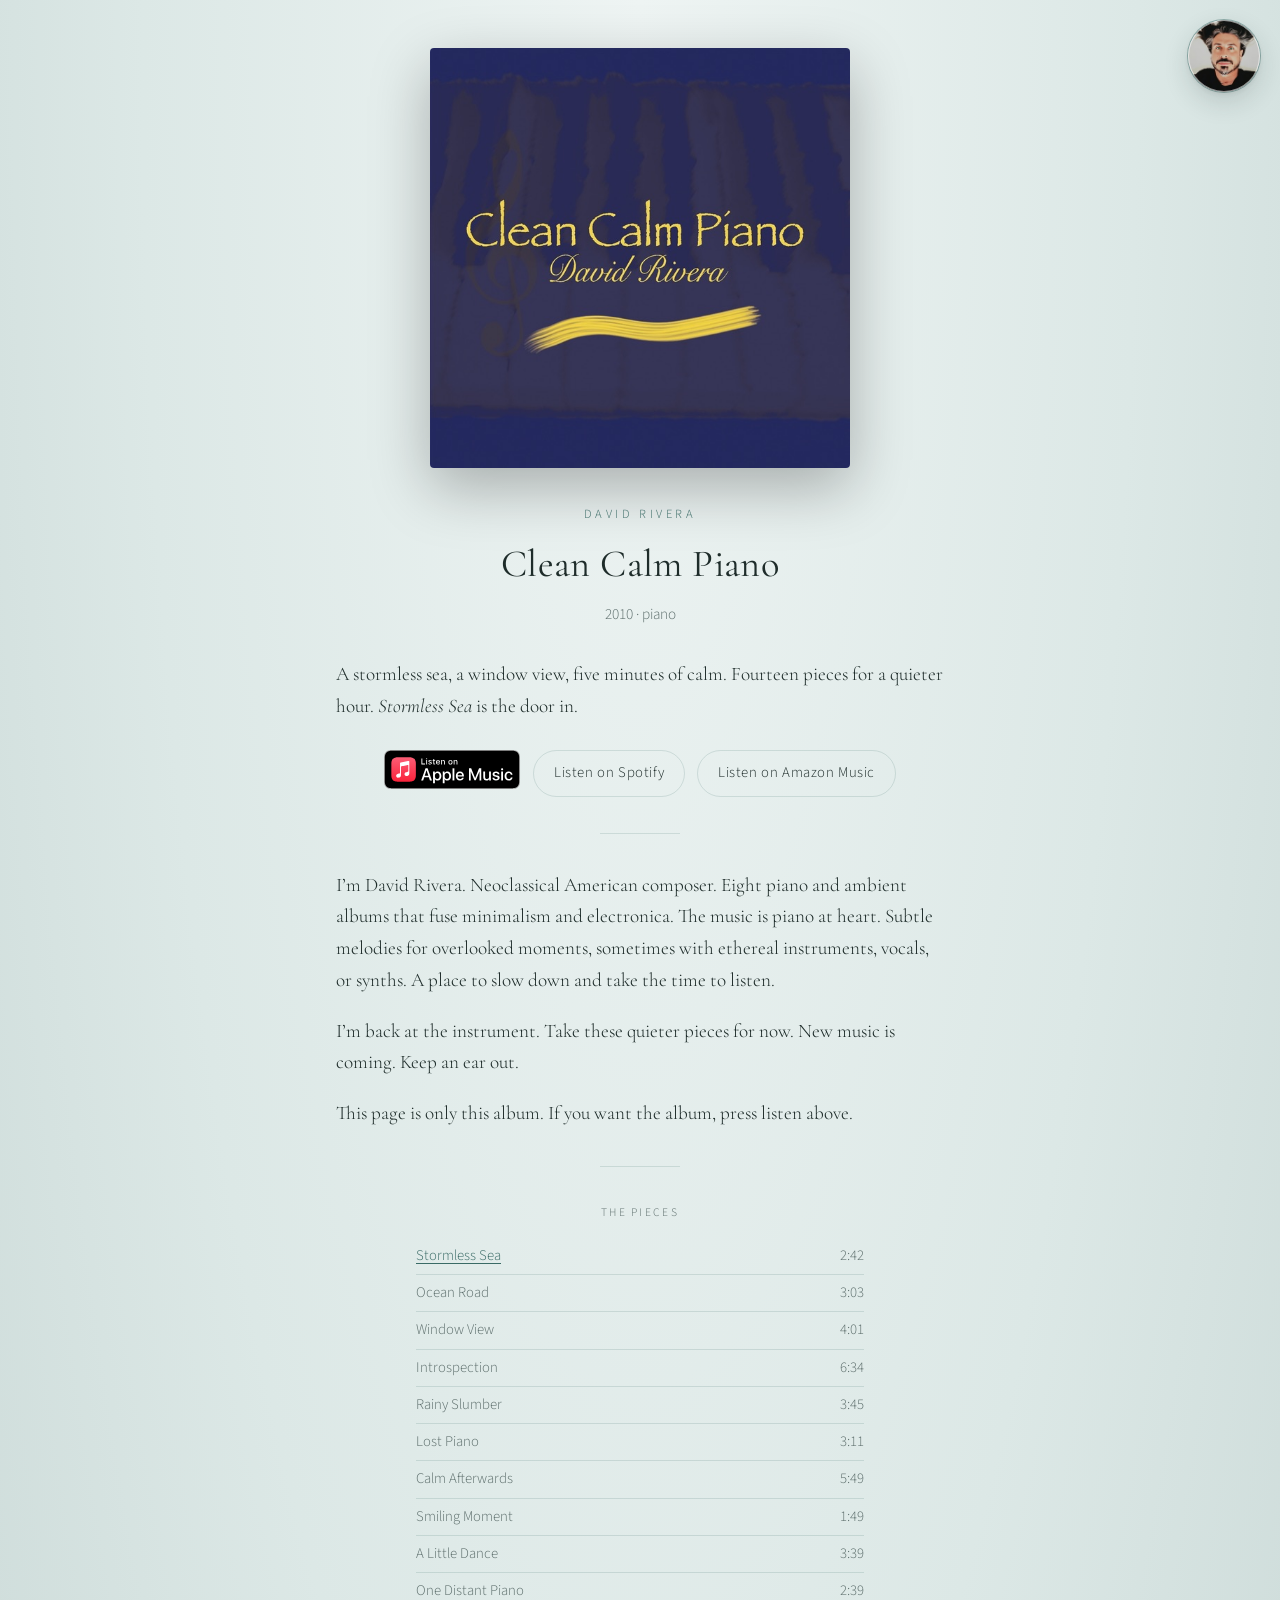
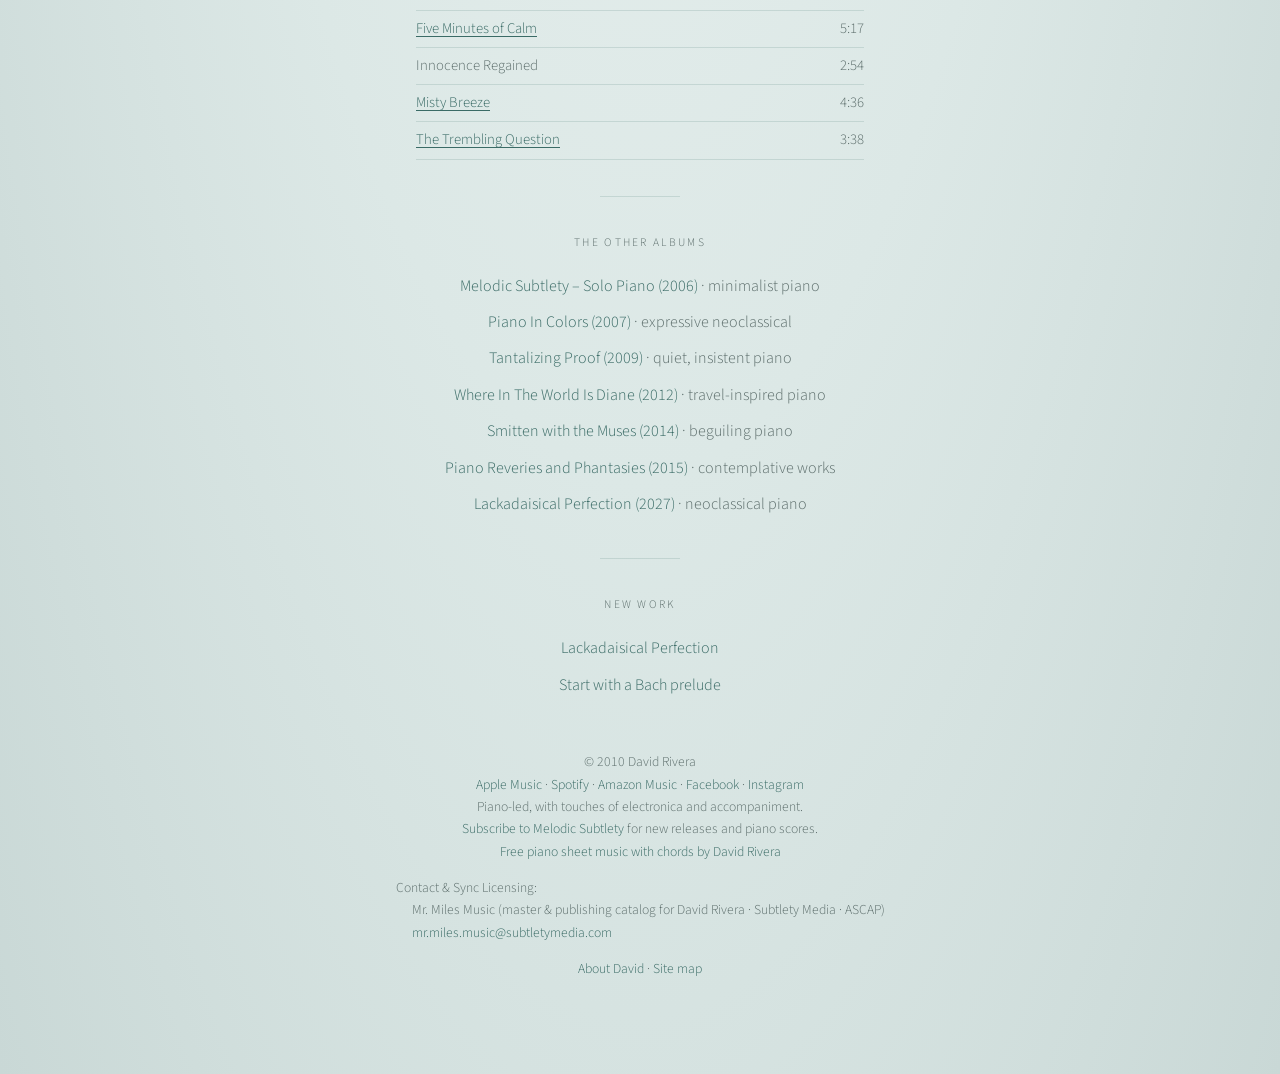
<file: index.html>
<!DOCTYPE html>
<html lang="en">
<head>
<meta charset="utf-8">
<link rel="sitemap" type="application/xml" title="Sitemap" href="/sitemap.xml">
<meta name="google-site-verification" content="fyA7jJi9olAlCK2GpBTengJFALmmMC0-ST86pLBhU58">
<meta name="viewport" content="width=device-width, initial-scale=1">
<link rel="icon" href="/favicon.ico" sizes="any">
<link rel="icon" href="/favicon.svg" type="image/svg+xml">
<link rel="icon" type="image/png" sizes="32x32" href="/favicon-32.png">
<link rel="apple-touch-icon" href="/apple-touch-icon.png">
<title>Clean Calm Piano · David Rivera · Piano for Focus at Work</title>
<meta name="description" content="Piano pieces for focus at work, studying, and quiet chores. Fourteen piano pieces, including Stormless Sea. Stream the album and stay on task.">
<link rel="canonical" href="https://cleancalmpiano.com/">
<meta property="og:type" content="music.album">
<meta property="og:site_name" content="David Rivera">
<meta property="og:title" content="Clean Calm Piano · David Rivera · Piano for Focus at Work">
<meta property="og:description" content="Piano pieces for focus at work, studying, and quiet chores. Fourteen piano pieces including Stormless Sea. Stream the album.">
<meta property="og:url" content="https://cleancalmpiano.com/">
<meta property="og:image" content="https://cleancalmpiano.com/assets/clean-calm-piano-cover.jpg">
<meta property="og:image:width" content="600">
<meta property="og:image:height" content="600">
<meta property="og:image:alt" content="Cover of Clean Calm Piano by David Rivera: gold title over dark blue piano keys">
<meta property="music:musician" content="https://open.spotify.com/artist/5qoC4NXvjfV3cylbXALzV3">
<meta name="twitter:card" content="summary_large_image">
<meta name="twitter:title" content="Clean Calm Piano · David Rivera · Piano for Focus at Work">
<meta name="twitter:description" content="Piano pieces for focus at work, studying, and quiet chores. Fourteen piano pieces including Stormless Sea. Stream the album.">
<meta name="twitter:image" content="https://cleancalmpiano.com/assets/clean-calm-piano-cover.jpg">
<meta name="twitter:image:alt" content="Cover of Clean Calm Piano by David Rivera: gold title over dark blue piano keys">
<script type="application/ld+json">
{
  "@context": "https://schema.org",
  "@graph": [
    {
      "@type": "Person",
      "@id": "https://lackadaisicalperfection.com/about/#david-rivera",
      "name": "David Rivera",
      "jobTitle": "Neoclassical American composer",
      "description": "David Rivera is a neoclassical American composer of piano-led instrumental music. He plays and samples every instrument on his recordings himself. He is a member of ASCAP.",
      "url": "https://lackadaisicalperfection.com/about/",
      "nationality": {
        "@type": "Country",
        "name": "United States"
      },
      "memberOf": {
        "@type": "Organization",
        "name": "ASCAP",
        "url": "https://www.ascap.com/"
      },
      "affiliation": {
        "@id": "https://lackadaisicalperfection.com/about/#subtlety-media"
      },
      "sameAs": [
        "https://open.spotify.com/artist/5qoC4NXvjfV3cylbXALzV3",
        "https://music.apple.com/us/artist/david-rivera/1325691064",
        "https://music.amazon.com/artists/B0HJF4T4QZ",
        "https://x.com/melodicsubtlety",
        "https://www.facebook.com/pianoincolors",
        "https://www.instagram.com/pianodavid1492/",
        "https://www.pandora.com/artist/david-rivera/ARXtg47gfjlv3nJ",
        "https://www.youtube.com/@melodicsubtlety"
      ]
    },
    {
      "@type": "Organization",
      "@id": "https://lackadaisicalperfection.com/about/#subtlety-media",
      "name": "Subtlety Media, LLC",
      "url": "https://lackadaisicalperfection.com/about/"
    },
    {
      "@type": "MusicAlbum",
      "name": "Clean Calm Piano",
      "url": "https://cleancalmpiano.com/",
      "image": "https://cleancalmpiano.com/assets/clean-calm-piano-cover.jpg",
      "byArtist": {
        "@id": "https://lackadaisicalperfection.com/about/#david-rivera"
      },
      "datePublished": "2010",
      "numTracks": 14,
      "genre": [
        "Piano",
        "Neoclassical"
      ],
      "sameAs": [
        "https://music.apple.com/us/album/clean-calm-piano/409062605",
        "https://open.spotify.com/album/0KD95YpNKPaDFf7gcsVfus",
        "https://music.amazon.com/albums/B004FZR9SC"
      ],
      "description": "A stormless sea, a window view, five minutes of calm. Fourteen pieces for a quieter hour. Stormless Sea is the door in.",
      "recordLabel": {
        "@id": "https://lackadaisicalperfection.com/about/#subtlety-media"
      },
      "track": [
        {
          "@type": "MusicRecording",
          "@id": "https://cleancalmpiano.com/stormless-sea/#recording",
          "position": 1,
          "name": "Stormless Sea",
          "duration": "PT2M42S",
          "url": "https://cleancalmpiano.com/stormless-sea/"
        },
        {
          "@type": "MusicRecording",
          "position": 2,
          "name": "Ocean Road",
          "duration": "PT3M3S"
        },
        {
          "@type": "MusicRecording",
          "position": 3,
          "name": "Window View",
          "duration": "PT4M1S"
        },
        {
          "@type": "MusicRecording",
          "position": 4,
          "name": "Introspection",
          "duration": "PT6M34S"
        },
        {
          "@type": "MusicRecording",
          "position": 5,
          "name": "Rainy Slumber",
          "duration": "PT3M45S"
        },
        {
          "@type": "MusicRecording",
          "position": 6,
          "name": "Lost Piano",
          "duration": "PT3M11S"
        },
        {
          "@type": "MusicRecording",
          "position": 7,
          "name": "Calm Afterwards",
          "duration": "PT5M49S"
        },
        {
          "@type": "MusicRecording",
          "position": 8,
          "name": "Smiling Moment",
          "duration": "PT1M49S"
        },
        {
          "@type": "MusicRecording",
          "position": 9,
          "name": "A Little Dance",
          "duration": "PT3M39S"
        },
        {
          "@type": "MusicRecording",
          "position": 10,
          "name": "One Distant Piano",
          "duration": "PT2M39S"
        },
        {
          "@type": "MusicRecording",
          "@id": "https://cleancalmpiano.com/five-minutes-of-calm/#recording",
          "position": 11,
          "name": "Five Minutes of Calm",
          "duration": "PT5M17S",
          "url": "https://cleancalmpiano.com/five-minutes-of-calm/"
        },
        {
          "@type": "MusicRecording",
          "position": 12,
          "name": "Innocence Regained",
          "duration": "PT2M54S"
        },
        {
          "@type": "MusicRecording",
          "@id": "https://cleancalmpiano.com/misty-breeze/#recording",
          "position": 13,
          "name": "Misty Breeze",
          "duration": "PT4M36S",
          "url": "https://cleancalmpiano.com/misty-breeze/"
        },
        {
          "@type": "MusicRecording",
          "@id": "https://cleancalmpiano.com/the-trembling-question/#recording",
          "position": 14,
          "name": "The Trembling Question",
          "duration": "PT3M38S",
          "url": "https://cleancalmpiano.com/the-trembling-question/"
        }
      ],
      "publisher": {
        "@id": "https://lackadaisicalperfection.com/about/#subtlety-media"
      }
    }
  ]
}
</script>
<link rel="preconnect" href="https://fonts.googleapis.com">
<link rel="preconnect" href="https://fonts.gstatic.com" crossorigin>
<link href="https://fonts.googleapis.com/css2?family=Cormorant+Garamond:ital,wght@0,400;0,500;1,400&family=Source+Sans+3:wght@300;400;500&display=swap" rel="stylesheet">
<style>
  :root {
    --bg1: #eef4f3;
    --bg2: #dce8e6;
    --bg3: #c9d8d6;
    --ink: #1e2c2a;
    --mute: #5d6e6c;
    --glow: #3a6b66;
    --line: rgba(58,107,102,0.16);
  }
  * { box-sizing: border-box; }
  html, body { margin: 0; padding: 0; }
  body {
    background: radial-gradient(ellipse at 50% 0%, var(--bg1) 0%, var(--bg2) 55%, var(--bg3) 100%);
    color: var(--ink);
    font-family: "Source Sans 3", sans-serif;
    font-weight: 300;
    line-height: 1.65;
    min-height: 100vh;
  }
  main { max-width: 720px; margin: 0 auto; padding: 48px 24px 80px; }
  .cover {
    display: block; width: min(420px, 100%); height: auto; aspect-ratio: 1 / 1;
    margin: 0 auto 36px;
    border-radius: 4px; box-shadow: 0 20px 60px rgba(0,0,0,0.28);
  }
  h1 {
    font-family: "Cormorant Garamond", serif; font-weight: 400;
    font-size: clamp(1.8rem, 4vw, 2.4rem); text-align: center;
    margin: 0 0 6px; letter-spacing: 0.01em;
  }
  .byline {
    text-align: center; letter-spacing: 0.28em; text-transform: uppercase;
    font-size: 0.78rem; color: var(--glow); margin: 0 0 8px;
  }
  .year { text-align: center; color: var(--mute); font-size: 0.95rem; margin: 0 0 32px; }
  .album-note, .from-david {
    font-family: "Cormorant Garamond", serif; font-size: 1.2rem;
    max-width: 38rem; margin: 0 auto 28px;
  }
  .from-david p { margin: 0 0 1em; }
  .from-david p:last-child { margin-bottom: 0; }
  .rule { border: 0; border-top: 1px solid var(--line); width: 80px; margin: 36px auto; }
  .actions { display: flex; flex-wrap: wrap; gap: 12px; justify-content: center; margin: 8px 0 36px; }
  .apple-badge { display: inline-block; line-height: 0; }
  .apple-badge img { height: 40px; width: auto; aspect-ratio: 140.62 / 41; vertical-align: middle; }
  .btn {
    display: inline-block; padding: 10px 20px; border: 1px solid var(--line);
    border-radius: 999px; color: var(--ink); text-decoration: none;
    letter-spacing: 0.04em; font-size: 0.92rem;
  }
  .btn:hover { border-color: var(--glow); }
  .tracks {
    list-style: none; padding: 0; margin: 0 auto; max-width: 28rem;
    color: var(--mute); font-size: 0.92rem;
  }
  .tracks li {
    display: flex; justify-content: space-between; gap: 16px;
    padding: 6px 0; border-bottom: 1px solid var(--line);
  }
  .tracks a { color: var(--glow); text-decoration: underline; text-underline-offset: 3px; }
  .tracks a:hover { text-decoration: underline; }
  .tracks a:focus-visible { outline: 2px solid var(--glow); outline-offset: 3px; }
  .label {
    text-align: center; letter-spacing: 0.2em; text-transform: uppercase;
    font-size: 0.72rem; color: var(--mute); margin: 0 0 16px;
  }
  footer { text-align: center; color: var(--mute); font-size: 0.85rem; margin-top: 48px; }
  footer a { color: var(--glow); text-decoration: none; }
  .footer-contact {
    display: block;
    width: max-content;
    max-width: 100%;
    margin: 0.85rem auto 0;
    text-align: left;
  }
  .footer-contact p { margin: 0; padding-left: 1rem; }
  .catalog { list-style: none; padding: 0; margin: 0 auto 8px; max-width: 28rem; text-align: center; }
  .catalog li { padding: 5px 0; }
  .catalog a { color: var(--glow); text-decoration: none; }
  .catalog a:hover { text-decoration: underline; }
  .catalog .desc { color: var(--mute); }
  .new-work a { color: var(--glow); text-decoration: none; }
  .new-work a:hover { text-decoration: underline; }
</style>
<link rel="stylesheet" href="/assets/site-nav.css">
<script src="/assets/site-nav.js" defer></script>
<!-- Meta Pixel Code -->
<script>
!function(f,b,e,v,n,t,s)
{if(f.fbq)return;n=f.fbq=function(){n.callMethod?
n.callMethod.apply(n,arguments):n.queue.push(arguments)};
if(!f._fbq)f._fbq=n;n.push=n;n.loaded=!0;n.version='2.0';
n.queue=[];t=b.createElement(e);t.async=!0;
t.src=v;s=b.getElementsByTagName(e)[0];
s.parentNode.insertBefore(t,s)}(window, document,'script',
'https://connect.facebook.net/en_US/fbevents.js');
fbq('init', '257777058255900');
fbq('track', 'PageView');
</script>
<noscript><img height="1" width="1" alt="" style="display:none"
src="https://www.facebook.com/tr?id=257777058255900&ev=PageView&noscript=1"
/></noscript>
<!-- End Meta Pixel Code -->
</head>
<body>
<a class="skip-link" href="#content">Skip to content</a>
<main id="content">
  <img class="cover" src="assets/clean-calm-piano-cover.jpg" width="600" height="600" alt="Cover of Clean Calm Piano by David Rivera: gold title over dark blue piano keys">
  <p class="byline">David Rivera</p>
  <h1>Clean Calm Piano</h1>
  <p class="year">2010 · piano</p>
  <p class="album-note">A stormless sea, a window view, five minutes of calm. Fourteen pieces for a quieter hour. <i>Stormless Sea</i> is the door in.</p>
  <div class="actions">
    <a class="apple-badge" href="https://music.apple.com/us/album/clean-calm-piano/409062605?ls=1" target="_blank" rel="noopener"><img src="listen-on-apple-music.svg" alt="Listen on Apple Music" width="141" height="41"></a>
    <a class="btn" href="https://open.spotify.com/album/0KD95YpNKPaDFf7gcsVfus" target="_blank" rel="noopener">Listen on Spotify</a>
    <a class="btn" href="https://music.amazon.com/albums/B004FZR9SC" target="_blank" rel="noopener">Listen on Amazon Music</a>
  </div>
  <hr class="rule">
  <div class="from-david">
    <p>I’m David Rivera. Neoclassical American composer. Eight piano and ambient albums that fuse minimalism and electronica. The music is piano at heart. Subtle melodies for overlooked moments, sometimes with ethereal instruments, vocals, or synths. A place to slow down and take the time to listen.</p>
    <p>I’m back at the instrument. Take these quieter pieces for now. New music is coming. Keep an ear out.</p>
    <p>This page is only this album. If you want the album, press listen above.</p>
  </div>
  <hr class="rule">

  <p class="label">The pieces</p>
  <ol class="tracks">
    <li><span><a href="/stormless-sea/">Stormless Sea</a></span><span>2:42</span></li>
    <li><span>Ocean Road</span><span>3:03</span></li>
    <li><span>Window View</span><span>4:01</span></li>
    <li><span>Introspection</span><span>6:34</span></li>
    <li><span>Rainy Slumber</span><span>3:45</span></li>
    <li><span>Lost Piano</span><span>3:11</span></li>
    <li><span>Calm Afterwards</span><span>5:49</span></li>
    <li><span>Smiling Moment</span><span>1:49</span></li>
    <li><span>A Little Dance</span><span>3:39</span></li>
    <li><span>One Distant Piano</span><span>2:39</span></li>
    <li><span><a href="/five-minutes-of-calm/">Five Minutes of Calm</a></span><span>5:17</span></li>
    <li><span>Innocence Regained</span><span>2:54</span></li>
    <li><span><a href="/misty-breeze/">Misty Breeze</a></span><span>4:36</span></li>
    <li><span><a href="/the-trembling-question/">The Trembling Question</a></span><span>3:38</span></li>
  </ol>
  <hr class="rule">
  <p class="label">The other albums</p>
  <ul class="catalog">
    <li><a href="https://melodicsubtlety.com/">Melodic Subtlety – Solo Piano (2006)</a><span class="desc"> · minimalist piano</span></li>
    <li><a href="https://pianoincolors.com/">Piano In Colors (2007)</a><span class="desc"> · expressive neoclassical</span></li>
    <li><a href="https://tantalizingproof.com/">Tantalizing Proof (2009)</a><span class="desc"> · quiet, insistent piano</span></li>
    <li><a href="https://whereintheworldisdiane.com/">Where In The World Is Diane (2012)</a><span class="desc"> · travel-inspired piano</span></li>
    <li><a href="https://smittenwiththemuses.com/">Smitten with the Muses (2014)</a><span class="desc"> · beguiling piano</span></li>
    <li><a href="https://pianoreveries.com/">Piano Reveries and Phantasies (2015)</a><span class="desc"> · contemplative works</span></li>
    <li><a href="https://lackadaisicalperfection.com/">Lackadaisical Perfection (2027)</a><span class="desc"> · neoclassical piano</span></li>
  </ul>

  <hr class="rule">
  <p class="label">New work</p>
  <ul class="catalog new-work" style="margin:0 auto 24px;">
    <li><a href="https://lackadaisicalperfection.com">Lackadaisical Perfection</a></li>
    <li><a href="https://soundcloud.com/davidtwopointoh/bach_prelude_iv_cinematic_remi" target="_blank" rel="noopener">Start with a Bach prelude</a></li>
  </ul>

  <footer>
    © 2010 David Rivera
    <br>
    <a href="https://music.apple.com/us/artist/david-rivera/1325691064?ls=1" target="_blank" rel="noopener">Apple Music</a>
    ·
    <a href="https://open.spotify.com/artist/5qoC4NXvjfV3cylbXALzV3" target="_blank" rel="noopener">Spotify</a>
    ·
    <a href="https://music.amazon.com/artists/B0HJF4T4QZ" target="_blank" rel="noopener">Amazon Music</a>
    ·
    <a href="https://www.facebook.com/pianoincolors" target="_blank" rel="noopener" aria-label="David and his Piano on Facebook">Facebook</a>
    ·
    <a href="https://www.instagram.com/pianodavid1492/" target="_blank" rel="noopener" aria-label="David Rivera on Instagram">Instagram</a><br>
    Piano-led, with touches of electronica and accompaniment.
    <br>
    <a href="https://lackadaisicalperfection.com/subscribe/">Subscribe to Melodic Subtlety</a> for new releases and piano scores.
    <br>
    <a href="https://lackadaisicalperfection.com/scores/">Free piano sheet music with chords by David Rivera</a>
    <div class="footer-contact">
      Contact &amp; Sync Licensing:
      <p>Mr. Miles Music (master &amp; publishing catalog for David Rivera · Subtlety Media · ASCAP)</p>
      <p><a href="mailto:mr.miles.music@subtletymedia.com">mr.miles.music@subtletymedia.com</a></p>
    </div>
    <p class="footer-stores"><a href="https://lackadaisicalperfection.com/about/">About David</a> · <a href="/sitemap/">Site map</a></p>
  </footer>
</main>
<!-- GoatCounter: privacy-friendly page view + score-download counts (no cookies). -->
<script>window.goatcounter = {path: function(p) { return location.host + p }}</script>
<script data-goatcounter="https://subtletymedia.goatcounter.com/count" async src="https://gc.zgo.at/count.js"></script>
</body>
</html>
</file>
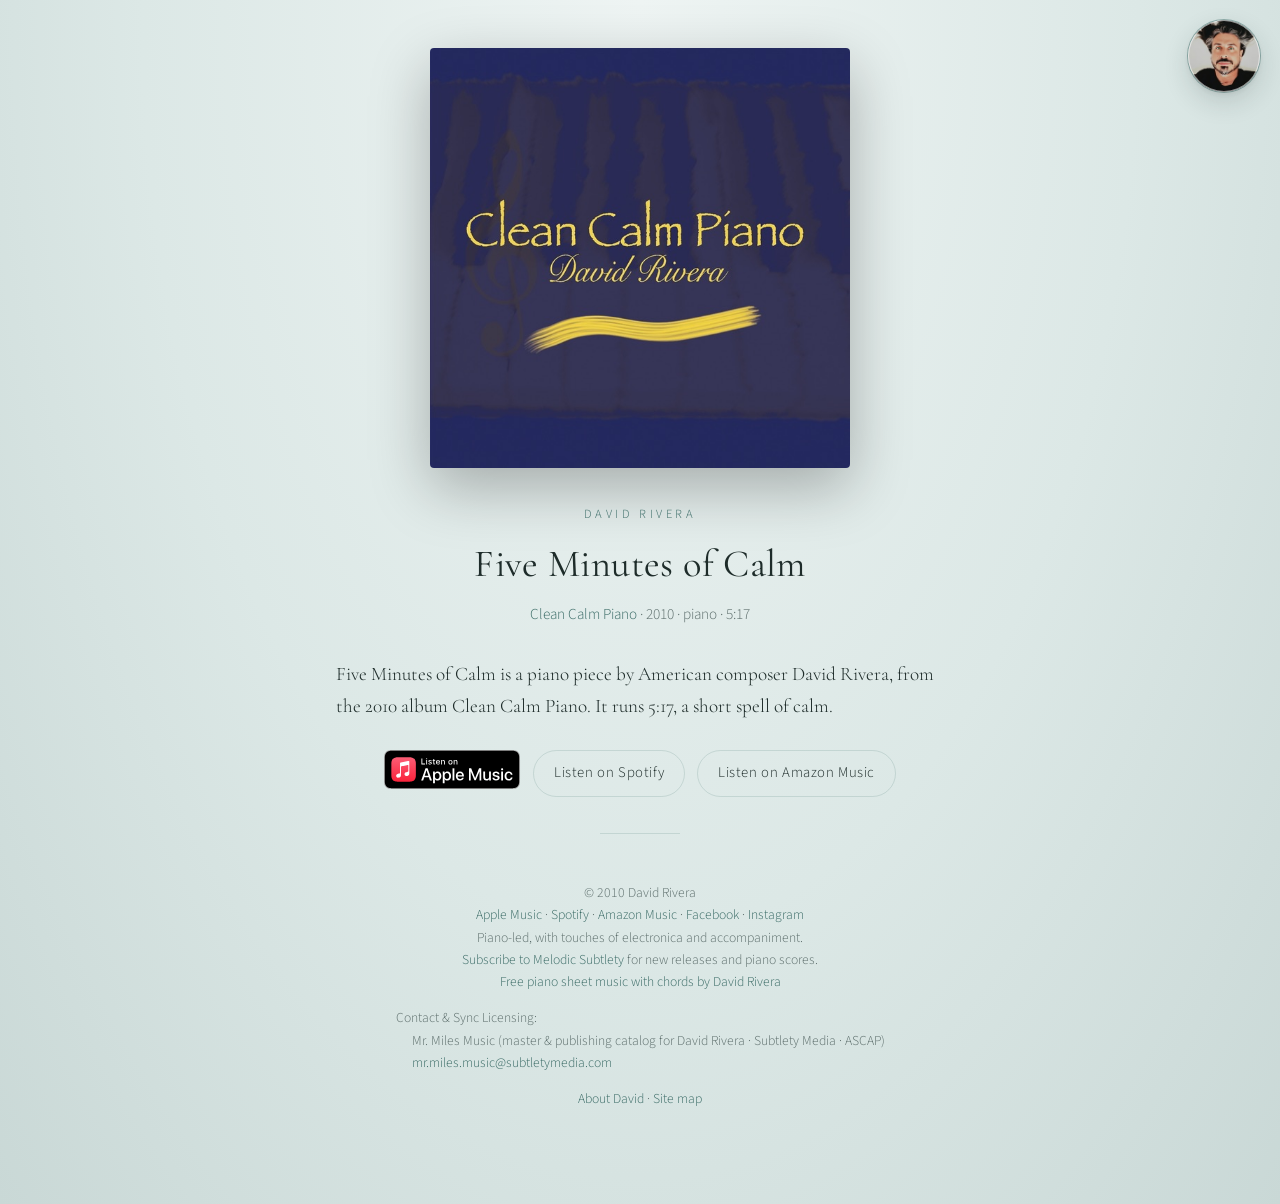
<file: five-minutes-of-calm/index.html>
<!DOCTYPE html>
<html lang="en">
<head>
<meta charset="utf-8">
<link rel="sitemap" type="application/xml" title="Sitemap" href="/sitemap.xml">
<meta name="viewport" content="width=device-width, initial-scale=1">
<link rel="icon" href="/favicon.ico" sizes="any">
<link rel="icon" href="/favicon.svg" type="image/svg+xml">
<link rel="icon" type="image/png" sizes="32x32" href="/favicon-32.png">
<link rel="apple-touch-icon" href="/apple-touch-icon.png">
<title>Five Minutes of Calm · David Rivera · Clean Calm Piano</title>
<meta name="description" content="Five Minutes of Calm is a piano piece by American composer David Rivera, from the 2010 album Clean Calm Piano. It runs 5:17, a short spell of calm.">
<link rel="canonical" href="https://cleancalmpiano.com/five-minutes-of-calm/">
<meta property="og:type" content="music.song">
<meta property="og:site_name" content="David Rivera">
<meta property="og:title" content="Five Minutes of Calm · David Rivera · Clean Calm Piano">
<meta property="og:description" content="Five Minutes of Calm is a piano piece by American composer David Rivera, from the 2010 album Clean Calm Piano. It runs 5:17, a short spell of calm.">
<meta property="og:url" content="https://cleancalmpiano.com/five-minutes-of-calm/">
<meta property="og:image" content="https://cleancalmpiano.com/assets/clean-calm-piano-cover.jpg">
<meta property="og:image:width" content="600">
<meta property="og:image:height" content="600">
<meta property="og:image:alt" content="Cover of Clean Calm Piano by David Rivera: gold title over dark blue piano keys">
<meta property="music:musician" content="https://open.spotify.com/artist/5qoC4NXvjfV3cylbXALzV3">
<meta name="twitter:card" content="summary_large_image">
<meta name="twitter:title" content="Five Minutes of Calm · David Rivera · Clean Calm Piano">
<meta name="twitter:description" content="Five Minutes of Calm is a piano piece by American composer David Rivera, from the 2010 album Clean Calm Piano. It runs 5:17, a short spell of calm.">
<meta name="twitter:image" content="https://cleancalmpiano.com/assets/clean-calm-piano-cover.jpg">
<meta name="twitter:image:alt" content="Cover of Clean Calm Piano by David Rivera: gold title over dark blue piano keys">
<script type="application/ld+json">
{
  "@context": "https://schema.org",
  "@type": "MusicRecording",
  "@id": "https://cleancalmpiano.com/five-minutes-of-calm/#recording",
  "name": "Five Minutes of Calm",
  "url": "https://cleancalmpiano.com/five-minutes-of-calm/",
  "duration": "PT5M17S",
  "position": 11,
  "description": "Five Minutes of Calm is a piano piece by American composer David Rivera, from the 2010 album Clean Calm Piano. It runs 5:17, a short spell of calm.",
  "image": "https://cleancalmpiano.com/assets/clean-calm-piano-cover.jpg",
  "byArtist": {
    "@type": "Person",
    "@id": "https://lackadaisicalperfection.com/about/#david-rivera",
    "name": "David Rivera"
  },
  "inAlbum": {
    "@type": "MusicAlbum",
    "name": "Clean Calm Piano",
    "url": "https://cleancalmpiano.com/"
  }
}
</script>
<link rel="preconnect" href="https://fonts.googleapis.com">
<link rel="preconnect" href="https://fonts.gstatic.com" crossorigin>
<link href="https://fonts.googleapis.com/css2?family=Cormorant+Garamond:ital,wght@0,400;0,500;1,400&family=Source+Sans+3:wght@300;400;500&display=swap" rel="stylesheet">
<style>
  :root {
    --bg1: #eef4f3;
    --bg2: #dce8e6;
    --bg3: #c9d8d6;
    --ink: #1e2c2a;
    --mute: #5d6e6c;
    --glow: #3a6b66;
    --line: rgba(58,107,102,0.16);
  }
  * { box-sizing: border-box; }
  html, body { margin: 0; padding: 0; }
  body {
    background: radial-gradient(ellipse at 50% 0%, var(--bg1) 0%, var(--bg2) 55%, var(--bg3) 100%);
    color: var(--ink);
    font-family: "Source Sans 3", sans-serif;
    font-weight: 300;
    line-height: 1.65;
    min-height: 100vh;
  }
  main { max-width: 720px; margin: 0 auto; padding: 48px 24px 80px; }
  .cover {
    display: block; width: min(420px, 100%); height: auto; aspect-ratio: 1 / 1;
    margin: 0 auto 36px;
    border-radius: 4px; box-shadow: 0 20px 60px rgba(0,0,0,0.28);
  }
  h1 {
    font-family: "Cormorant Garamond", serif; font-weight: 400;
    font-size: clamp(1.8rem, 4vw, 2.4rem); text-align: center;
    margin: 0 0 6px; letter-spacing: 0.01em;
  }
  .byline {
    text-align: center; letter-spacing: 0.28em; text-transform: uppercase;
    font-size: 0.78rem; color: var(--glow); margin: 0 0 8px;
  }
  .year { text-align: center; color: var(--mute); font-size: 0.95rem; margin: 0 0 32px; }
  .year a { color: var(--glow); text-decoration: none; }
  .year a:hover { text-decoration: underline; }
  .year a:focus-visible { outline: 2px solid var(--glow); outline-offset: 3px; }
  .album-note {
    font-family: "Cormorant Garamond", serif; font-size: 1.2rem;
    max-width: 38rem; margin: 0 auto 28px;
  }
  .rule { border: 0; border-top: 1px solid var(--line); width: 80px; margin: 36px auto; }
  .actions { display: flex; flex-wrap: wrap; gap: 12px; justify-content: center; margin: 8px 0 36px; }
  .apple-badge { display: inline-block; line-height: 0; }
  .apple-badge img { height: 40px; width: auto; aspect-ratio: 140.62 / 41; vertical-align: middle; }
  .btn {
    display: inline-block; padding: 10px 20px; border: 1px solid var(--line);
    border-radius: 999px; color: var(--ink); text-decoration: none;
    letter-spacing: 0.04em; font-size: 0.92rem;
  }
  .btn:hover { border-color: var(--glow); }
  footer { text-align: center; color: var(--mute); font-size: 0.85rem; margin-top: 48px; }
  footer a { color: var(--glow); text-decoration: none; }
  .footer-contact {
    display: block;
    width: max-content;
    max-width: 100%;
    margin: 0.85rem auto 0;
    text-align: left;
  }
  .footer-contact p { margin: 0; padding-left: 1rem; }
</style>
<link rel="stylesheet" href="/assets/site-nav.css">
<script src="/assets/site-nav.js" defer></script>
<!-- Meta Pixel Code -->
<script>
!function(f,b,e,v,n,t,s)
{if(f.fbq)return;n=f.fbq=function(){n.callMethod?
n.callMethod.apply(n,arguments):n.queue.push(arguments)};
if(!f._fbq)f._fbq=n;n.push=n;n.loaded=!0;n.version='2.0';
n.queue=[];t=b.createElement(e);t.async=!0;
t.src=v;s=b.getElementsByTagName(e)[0];
s.parentNode.insertBefore(t,s)}(window, document,'script',
'https://connect.facebook.net/en_US/fbevents.js');
fbq('init', '257777058255900');
fbq('track', 'PageView');
</script>
<noscript><img height="1" width="1" alt="" style="display:none"
src="https://www.facebook.com/tr?id=257777058255900&ev=PageView&noscript=1"
/></noscript>
<!-- End Meta Pixel Code -->
</head>
<body>
<a class="skip-link" href="#content">Skip to content</a>
<main id="content">
  <img class="cover" src="/assets/clean-calm-piano-cover.jpg" width="600" height="600" alt="Cover of Clean Calm Piano by David Rivera: gold title over dark blue piano keys">
  <p class="byline">David Rivera</p>
  <h1>Five Minutes of Calm</h1>
  <p class="year"><a href="/">Clean Calm Piano</a> · 2010 · piano · 5:17</p>
  <p class="album-note">Five Minutes of Calm is a piano piece by American composer David Rivera, from the 2010 album Clean Calm Piano. It runs 5:17, a short spell of calm.</p>
  <div class="actions">
    <a class="apple-badge" href="https://music.apple.com/us/album/clean-calm-piano/409062605?ls=1" target="_blank" rel="noopener"><img src="/listen-on-apple-music.svg" alt="Listen on Apple Music" width="141" height="41"></a>
    <a class="btn" href="https://open.spotify.com/album/0KD95YpNKPaDFf7gcsVfus" target="_blank" rel="noopener">Listen on Spotify</a>
    <a class="btn" href="https://music.amazon.com/albums/B004FZR9SC" target="_blank" rel="noopener">Listen on Amazon Music</a>
  </div>
  <hr class="rule">
  <footer>
    © 2010 David Rivera
    <br>
    <a href="https://music.apple.com/us/artist/david-rivera/1325691064?ls=1" target="_blank" rel="noopener">Apple Music</a>
    ·
    <a href="https://open.spotify.com/artist/5qoC4NXvjfV3cylbXALzV3" target="_blank" rel="noopener">Spotify</a>
    ·
    <a href="https://music.amazon.com/artists/B0HJF4T4QZ" target="_blank" rel="noopener">Amazon Music</a>
    ·
    <a href="https://www.facebook.com/pianoincolors" target="_blank" rel="noopener" aria-label="David and his Piano on Facebook">Facebook</a>
    ·
    <a href="https://www.instagram.com/pianodavid1492/" target="_blank" rel="noopener" aria-label="David Rivera on Instagram">Instagram</a><br>
    Piano-led, with touches of electronica and accompaniment.
    <br>
    <a href="https://lackadaisicalperfection.com/subscribe/">Subscribe to Melodic Subtlety</a> for new releases and piano scores.
    <br>
    <a href="https://lackadaisicalperfection.com/scores/">Free piano sheet music with chords by David Rivera</a>
    <div class="footer-contact">
      Contact &amp; Sync Licensing:
      <p>Mr. Miles Music (master &amp; publishing catalog for David Rivera · Subtlety Media · ASCAP)</p>
      <p><a href="mailto:mr.miles.music@subtletymedia.com">mr.miles.music@subtletymedia.com</a></p>
    </div>
    <p class="footer-stores"><a href="https://lackadaisicalperfection.com/about/">About David</a> · <a href="/sitemap/">Site map</a></p>
  </footer>
</main>
<!-- GoatCounter: privacy-friendly page view + score-download counts (no cookies). -->
<script>window.goatcounter = {path: function(p) { return location.host + p }}</script>
<script data-goatcounter="https://subtletymedia.goatcounter.com/count" async src="https://gc.zgo.at/count.js"></script>
</body>
</html>
</file>
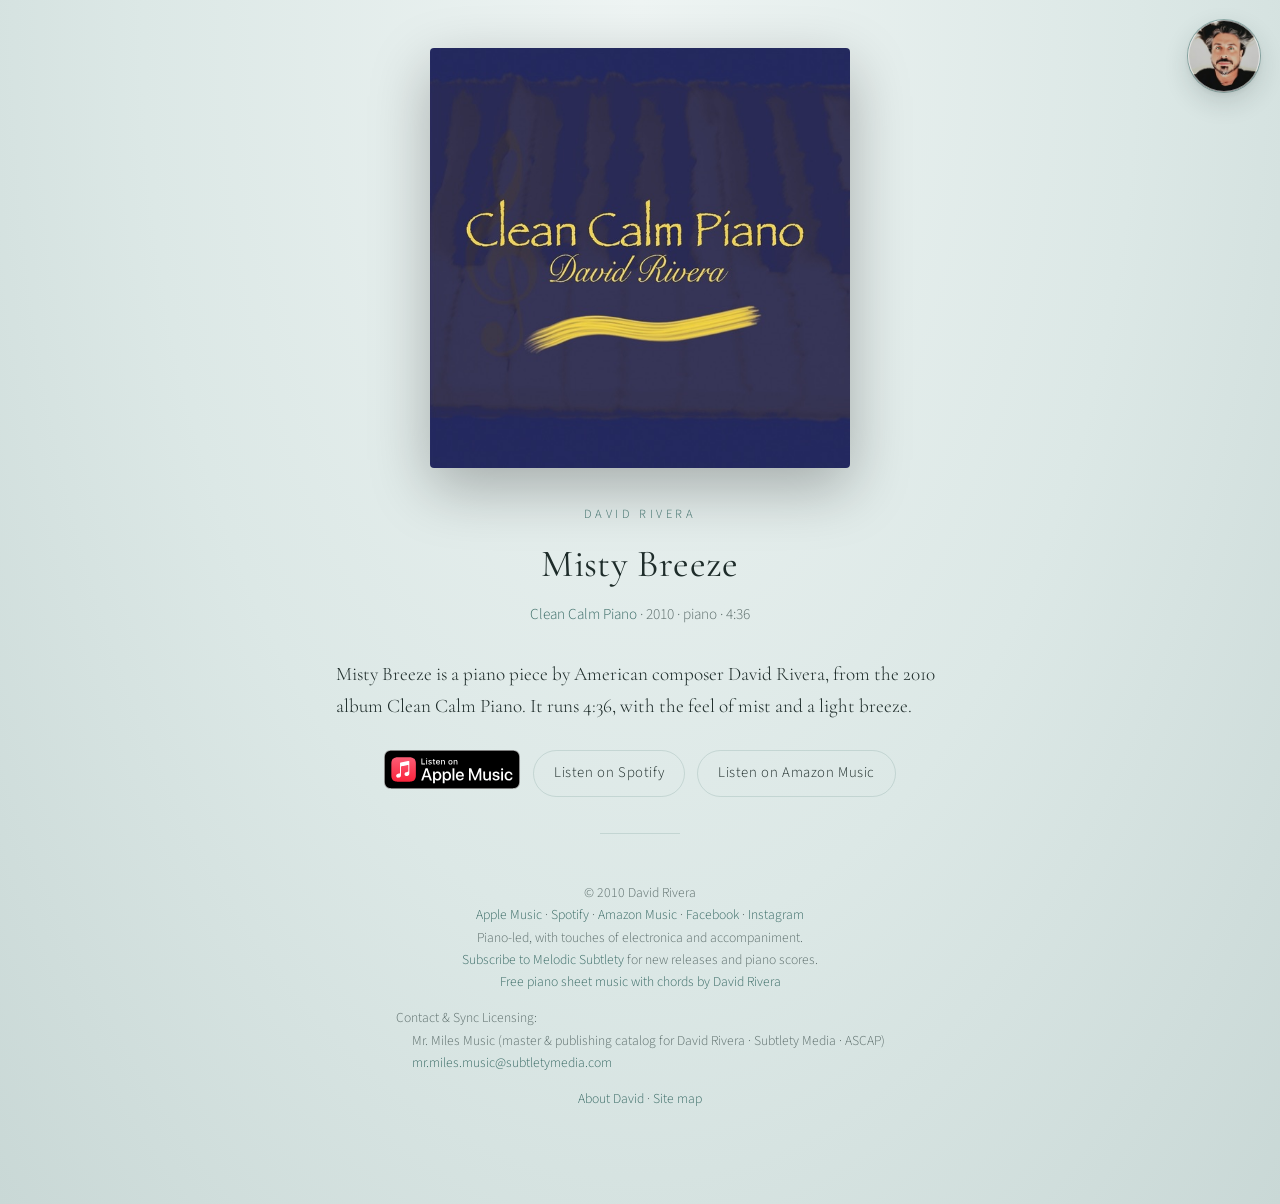
<file: misty-breeze/index.html>
<!DOCTYPE html>
<html lang="en">
<head>
<meta charset="utf-8">
<link rel="sitemap" type="application/xml" title="Sitemap" href="/sitemap.xml">
<meta name="viewport" content="width=device-width, initial-scale=1">
<link rel="icon" href="/favicon.ico" sizes="any">
<link rel="icon" href="/favicon.svg" type="image/svg+xml">
<link rel="icon" type="image/png" sizes="32x32" href="/favicon-32.png">
<link rel="apple-touch-icon" href="/apple-touch-icon.png">
<title>Misty Breeze · David Rivera · Clean Calm Piano</title>
<meta name="description" content="Misty Breeze is a piano piece by American composer David Rivera, from the 2010 album Clean Calm Piano. It runs 4:36, with the feel of mist and a light breeze.">
<link rel="canonical" href="https://cleancalmpiano.com/misty-breeze/">
<meta property="og:type" content="music.song">
<meta property="og:site_name" content="David Rivera">
<meta property="og:title" content="Misty Breeze · David Rivera · Clean Calm Piano">
<meta property="og:description" content="Misty Breeze is a piano piece by American composer David Rivera, from the 2010 album Clean Calm Piano. It runs 4:36, with the feel of mist and a light breeze.">
<meta property="og:url" content="https://cleancalmpiano.com/misty-breeze/">
<meta property="og:image" content="https://cleancalmpiano.com/assets/clean-calm-piano-cover.jpg">
<meta property="og:image:width" content="600">
<meta property="og:image:height" content="600">
<meta property="og:image:alt" content="Cover of Clean Calm Piano by David Rivera: gold title over dark blue piano keys">
<meta property="music:musician" content="https://open.spotify.com/artist/5qoC4NXvjfV3cylbXALzV3">
<meta name="twitter:card" content="summary_large_image">
<meta name="twitter:title" content="Misty Breeze · David Rivera · Clean Calm Piano">
<meta name="twitter:description" content="Misty Breeze is a piano piece by American composer David Rivera, from the 2010 album Clean Calm Piano. It runs 4:36, with the feel of mist and a light breeze.">
<meta name="twitter:image" content="https://cleancalmpiano.com/assets/clean-calm-piano-cover.jpg">
<meta name="twitter:image:alt" content="Cover of Clean Calm Piano by David Rivera: gold title over dark blue piano keys">
<script type="application/ld+json">
{
  "@context": "https://schema.org",
  "@type": "MusicRecording",
  "@id": "https://cleancalmpiano.com/misty-breeze/#recording",
  "name": "Misty Breeze",
  "url": "https://cleancalmpiano.com/misty-breeze/",
  "duration": "PT4M36S",
  "position": 13,
  "description": "Misty Breeze is a piano piece by American composer David Rivera, from the 2010 album Clean Calm Piano. It runs 4:36, with the feel of mist and a light breeze.",
  "image": "https://cleancalmpiano.com/assets/clean-calm-piano-cover.jpg",
  "byArtist": {
    "@type": "Person",
    "@id": "https://lackadaisicalperfection.com/about/#david-rivera",
    "name": "David Rivera"
  },
  "inAlbum": {
    "@type": "MusicAlbum",
    "name": "Clean Calm Piano",
    "url": "https://cleancalmpiano.com/"
  }
}
</script>
<link rel="preconnect" href="https://fonts.googleapis.com">
<link rel="preconnect" href="https://fonts.gstatic.com" crossorigin>
<link href="https://fonts.googleapis.com/css2?family=Cormorant+Garamond:ital,wght@0,400;0,500;1,400&family=Source+Sans+3:wght@300;400;500&display=swap" rel="stylesheet">
<style>
  :root {
    --bg1: #eef4f3;
    --bg2: #dce8e6;
    --bg3: #c9d8d6;
    --ink: #1e2c2a;
    --mute: #5d6e6c;
    --glow: #3a6b66;
    --line: rgba(58,107,102,0.16);
  }
  * { box-sizing: border-box; }
  html, body { margin: 0; padding: 0; }
  body {
    background: radial-gradient(ellipse at 50% 0%, var(--bg1) 0%, var(--bg2) 55%, var(--bg3) 100%);
    color: var(--ink);
    font-family: "Source Sans 3", sans-serif;
    font-weight: 300;
    line-height: 1.65;
    min-height: 100vh;
  }
  main { max-width: 720px; margin: 0 auto; padding: 48px 24px 80px; }
  .cover {
    display: block; width: min(420px, 100%); height: auto; aspect-ratio: 1 / 1;
    margin: 0 auto 36px;
    border-radius: 4px; box-shadow: 0 20px 60px rgba(0,0,0,0.28);
  }
  h1 {
    font-family: "Cormorant Garamond", serif; font-weight: 400;
    font-size: clamp(1.8rem, 4vw, 2.4rem); text-align: center;
    margin: 0 0 6px; letter-spacing: 0.01em;
  }
  .byline {
    text-align: center; letter-spacing: 0.28em; text-transform: uppercase;
    font-size: 0.78rem; color: var(--glow); margin: 0 0 8px;
  }
  .year { text-align: center; color: var(--mute); font-size: 0.95rem; margin: 0 0 32px; }
  .year a { color: var(--glow); text-decoration: none; }
  .year a:hover { text-decoration: underline; }
  .year a:focus-visible { outline: 2px solid var(--glow); outline-offset: 3px; }
  .album-note {
    font-family: "Cormorant Garamond", serif; font-size: 1.2rem;
    max-width: 38rem; margin: 0 auto 28px;
  }
  .rule { border: 0; border-top: 1px solid var(--line); width: 80px; margin: 36px auto; }
  .actions { display: flex; flex-wrap: wrap; gap: 12px; justify-content: center; margin: 8px 0 36px; }
  .apple-badge { display: inline-block; line-height: 0; }
  .apple-badge img { height: 40px; width: auto; aspect-ratio: 140.62 / 41; vertical-align: middle; }
  .btn {
    display: inline-block; padding: 10px 20px; border: 1px solid var(--line);
    border-radius: 999px; color: var(--ink); text-decoration: none;
    letter-spacing: 0.04em; font-size: 0.92rem;
  }
  .btn:hover { border-color: var(--glow); }
  footer { text-align: center; color: var(--mute); font-size: 0.85rem; margin-top: 48px; }
  footer a { color: var(--glow); text-decoration: none; }
  .footer-contact {
    display: block;
    width: max-content;
    max-width: 100%;
    margin: 0.85rem auto 0;
    text-align: left;
  }
  .footer-contact p { margin: 0; padding-left: 1rem; }
</style>
<link rel="stylesheet" href="/assets/site-nav.css">
<script src="/assets/site-nav.js" defer></script>
<!-- Meta Pixel Code -->
<script>
!function(f,b,e,v,n,t,s)
{if(f.fbq)return;n=f.fbq=function(){n.callMethod?
n.callMethod.apply(n,arguments):n.queue.push(arguments)};
if(!f._fbq)f._fbq=n;n.push=n;n.loaded=!0;n.version='2.0';
n.queue=[];t=b.createElement(e);t.async=!0;
t.src=v;s=b.getElementsByTagName(e)[0];
s.parentNode.insertBefore(t,s)}(window, document,'script',
'https://connect.facebook.net/en_US/fbevents.js');
fbq('init', '257777058255900');
fbq('track', 'PageView');
</script>
<noscript><img height="1" width="1" alt="" style="display:none"
src="https://www.facebook.com/tr?id=257777058255900&ev=PageView&noscript=1"
/></noscript>
<!-- End Meta Pixel Code -->
</head>
<body>
<a class="skip-link" href="#content">Skip to content</a>
<main id="content">
  <img class="cover" src="/assets/clean-calm-piano-cover.jpg" width="600" height="600" alt="Cover of Clean Calm Piano by David Rivera: gold title over dark blue piano keys">
  <p class="byline">David Rivera</p>
  <h1>Misty Breeze</h1>
  <p class="year"><a href="/">Clean Calm Piano</a> · 2010 · piano · 4:36</p>
  <p class="album-note">Misty Breeze is a piano piece by American composer David Rivera, from the 2010 album Clean Calm Piano. It runs 4:36, with the feel of mist and a light breeze.</p>
  <div class="actions">
    <a class="apple-badge" href="https://music.apple.com/us/album/clean-calm-piano/409062605?ls=1" target="_blank" rel="noopener"><img src="/listen-on-apple-music.svg" alt="Listen on Apple Music" width="141" height="41"></a>
    <a class="btn" href="https://open.spotify.com/album/0KD95YpNKPaDFf7gcsVfus" target="_blank" rel="noopener">Listen on Spotify</a>
    <a class="btn" href="https://music.amazon.com/albums/B004FZR9SC" target="_blank" rel="noopener">Listen on Amazon Music</a>
  </div>
  <hr class="rule">
  <footer>
    © 2010 David Rivera
    <br>
    <a href="https://music.apple.com/us/artist/david-rivera/1325691064?ls=1" target="_blank" rel="noopener">Apple Music</a>
    ·
    <a href="https://open.spotify.com/artist/5qoC4NXvjfV3cylbXALzV3" target="_blank" rel="noopener">Spotify</a>
    ·
    <a href="https://music.amazon.com/artists/B0HJF4T4QZ" target="_blank" rel="noopener">Amazon Music</a>
    ·
    <a href="https://www.facebook.com/pianoincolors" target="_blank" rel="noopener" aria-label="David and his Piano on Facebook">Facebook</a>
    ·
    <a href="https://www.instagram.com/pianodavid1492/" target="_blank" rel="noopener" aria-label="David Rivera on Instagram">Instagram</a><br>
    Piano-led, with touches of electronica and accompaniment.
    <br>
    <a href="https://lackadaisicalperfection.com/subscribe/">Subscribe to Melodic Subtlety</a> for new releases and piano scores.
    <br>
    <a href="https://lackadaisicalperfection.com/scores/">Free piano sheet music with chords by David Rivera</a>
    <div class="footer-contact">
      Contact &amp; Sync Licensing:
      <p>Mr. Miles Music (master &amp; publishing catalog for David Rivera · Subtlety Media · ASCAP)</p>
      <p><a href="mailto:mr.miles.music@subtletymedia.com">mr.miles.music@subtletymedia.com</a></p>
    </div>
    <p class="footer-stores"><a href="https://lackadaisicalperfection.com/about/">About David</a> · <a href="/sitemap/">Site map</a></p>
  </footer>
</main>
<!-- GoatCounter: privacy-friendly page view + score-download counts (no cookies). -->
<script>window.goatcounter = {path: function(p) { return location.host + p }}</script>
<script data-goatcounter="https://subtletymedia.goatcounter.com/count" async src="https://gc.zgo.at/count.js"></script>
</body>
</html>
</file>
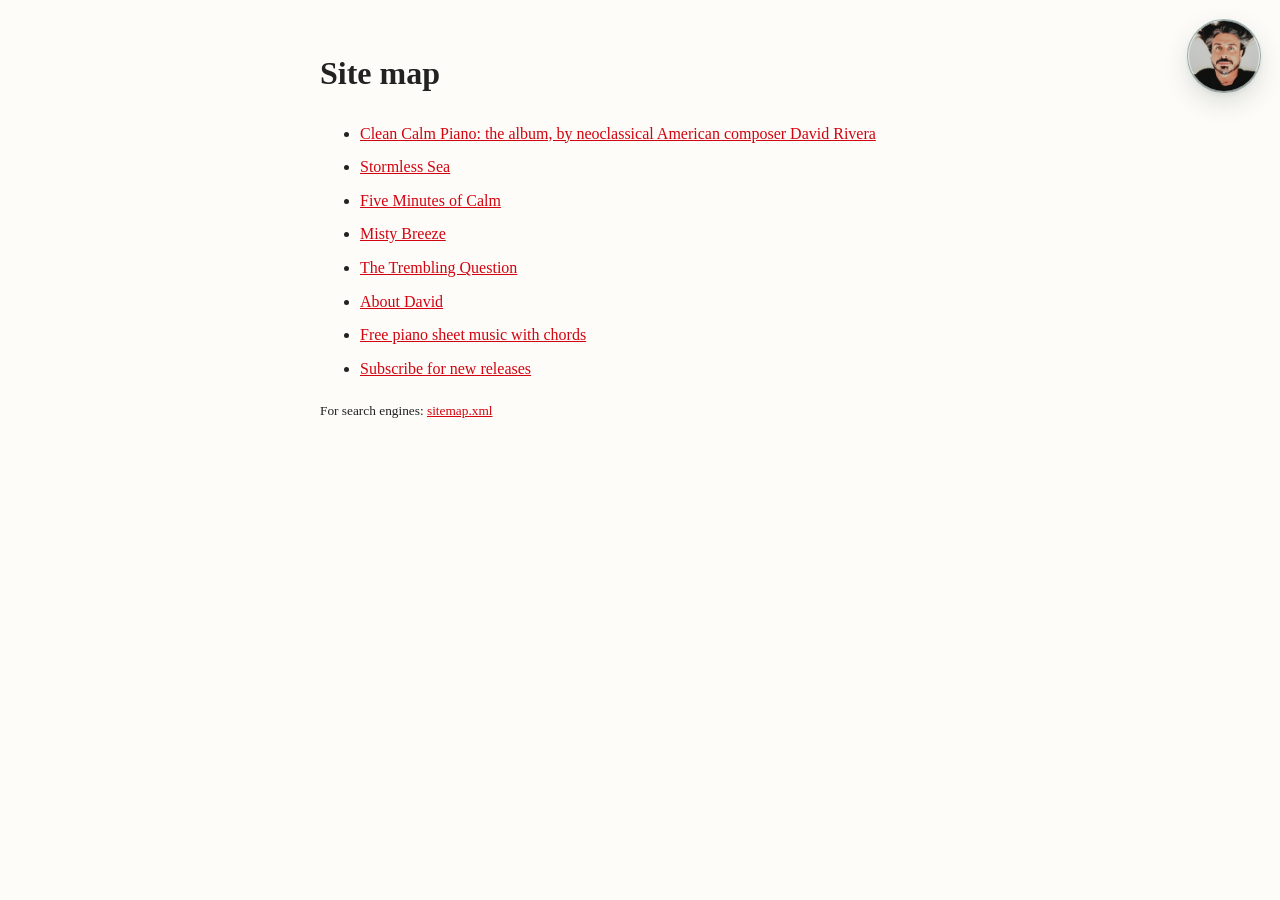
<file: sitemap/index.html>
<!DOCTYPE html>
<html lang="en">
<head>
<meta charset="utf-8">
<meta name="viewport" content="width=device-width, initial-scale=1">
<title>Site map | Clean Calm Piano</title>
<meta name="robots" content="noindex, follow">
<link rel="canonical" href="https://cleancalmpiano.com/sitemap/">
<link rel="icon" href="/favicon.svg" type="image/svg+xml">
<link rel="sitemap" type="application/xml" title="Sitemap" href="/sitemap.xml">
<link rel="preconnect" href="https://fonts.googleapis.com">
<link rel="preconnect" href="https://fonts.gstatic.com" crossorigin>
<link href="https://fonts.googleapis.com/css2?family=Cormorant+Garamond:ital,wght@0,400;0,500;1,400&family=Source+Sans+3:wght@300;400;500&display=swap" rel="stylesheet">
<link rel="stylesheet" href="/assets/site-nav.css">
<script src="/assets/site-nav.js" defer></script>
<style>
body{font-family:Georgia,serif;max-width:640px;margin:3rem auto;padding:0 1.25rem;line-height:1.6;color:#222;background:#fdfcf9}
main a{color:#D20410}
main li{margin:.5rem 0}
</style>
<!-- Meta Pixel Code -->
<script>
!function(f,b,e,v,n,t,s)
{if(f.fbq)return;n=f.fbq=function(){n.callMethod?
n.callMethod.apply(n,arguments):n.queue.push(arguments)};
if(!f._fbq)f._fbq=n;n.push=n;n.loaded=!0;n.version='2.0';
n.queue=[];t=b.createElement(e);t.async=!0;
t.src=v;s=b.getElementsByTagName(e)[0];
s.parentNode.insertBefore(t,s)}(window, document,'script',
'https://connect.facebook.net/en_US/fbevents.js');
fbq('init', '257777058255900');
fbq('track', 'PageView');
</script>
<noscript><img height="1" width="1" alt="" style="display:none"
src="https://www.facebook.com/tr?id=257777058255900&ev=PageView&noscript=1"
/></noscript>
<!-- End Meta Pixel Code -->
</head>
<body>
<a class="skip-link" href="#content">Skip to content</a>
<main id="content">
<h1>Site map</h1>
<ul>
<li><a href="/">Clean Calm Piano: the album, by neoclassical American composer David Rivera</a></li>
<li><a href="/stormless-sea/">Stormless Sea</a></li>
<li><a href="/five-minutes-of-calm/">Five Minutes of Calm</a></li>
<li><a href="/misty-breeze/">Misty Breeze</a></li>
<li><a href="/the-trembling-question/">The Trembling Question</a></li>
<li><a href="https://lackadaisicalperfection.com/about/">About David</a></li>
<li><a href="https://lackadaisicalperfection.com/scores/">Free piano sheet music with chords</a></li>
<li><a href="https://lackadaisicalperfection.com/subscribe/">Subscribe for new releases</a></li>
</ul>
<p><small>For search engines: <a href="/sitemap.xml">sitemap.xml</a></small></p>
</main>
</body>
</html>
</file>
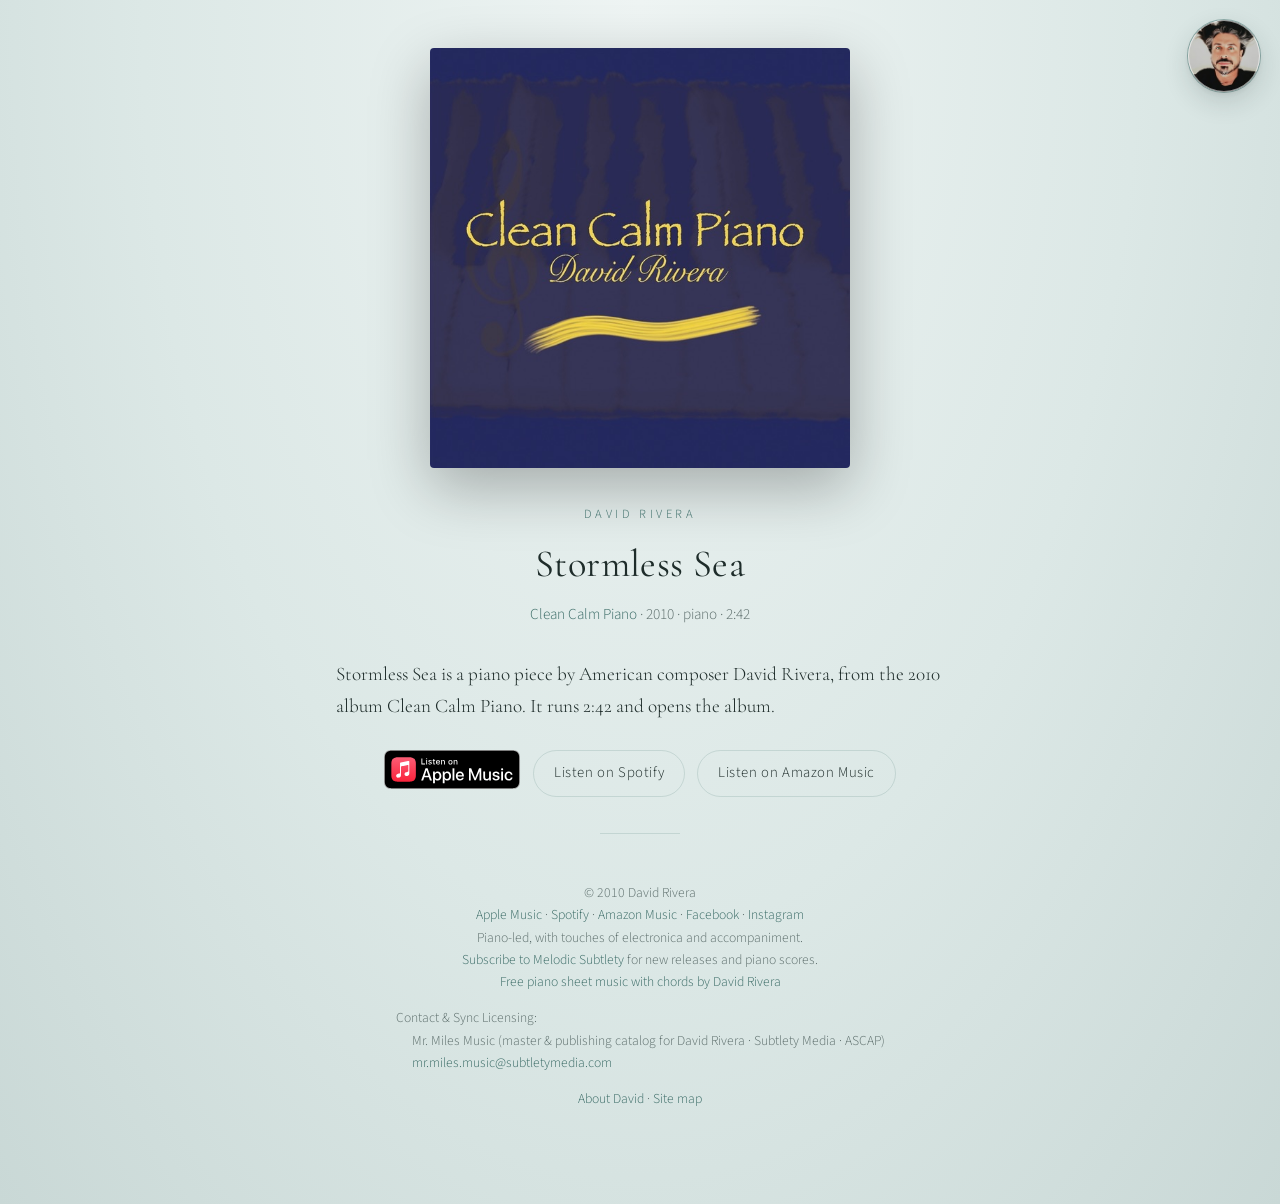
<file: stormless-sea/index.html>
<!DOCTYPE html>
<html lang="en">
<head>
<meta charset="utf-8">
<link rel="sitemap" type="application/xml" title="Sitemap" href="/sitemap.xml">
<meta name="viewport" content="width=device-width, initial-scale=1">
<link rel="icon" href="/favicon.ico" sizes="any">
<link rel="icon" href="/favicon.svg" type="image/svg+xml">
<link rel="icon" type="image/png" sizes="32x32" href="/favicon-32.png">
<link rel="apple-touch-icon" href="/apple-touch-icon.png">
<title>Stormless Sea · David Rivera · Clean Calm Piano</title>
<meta name="description" content="Stormless Sea is a piano piece by American composer David Rivera, from the 2010 album Clean Calm Piano. It runs 2:42 and opens the album.">
<link rel="canonical" href="https://cleancalmpiano.com/stormless-sea/">
<meta property="og:type" content="music.song">
<meta property="og:site_name" content="David Rivera">
<meta property="og:title" content="Stormless Sea · David Rivera · Clean Calm Piano">
<meta property="og:description" content="Stormless Sea is a piano piece by American composer David Rivera, from the 2010 album Clean Calm Piano. It runs 2:42 and opens the album.">
<meta property="og:url" content="https://cleancalmpiano.com/stormless-sea/">
<meta property="og:image" content="https://cleancalmpiano.com/assets/clean-calm-piano-cover.jpg">
<meta property="og:image:width" content="600">
<meta property="og:image:height" content="600">
<meta property="og:image:alt" content="Cover of Clean Calm Piano by David Rivera: gold title over dark blue piano keys">
<meta property="music:musician" content="https://open.spotify.com/artist/5qoC4NXvjfV3cylbXALzV3">
<meta name="twitter:card" content="summary_large_image">
<meta name="twitter:title" content="Stormless Sea · David Rivera · Clean Calm Piano">
<meta name="twitter:description" content="Stormless Sea is a piano piece by American composer David Rivera, from the 2010 album Clean Calm Piano. It runs 2:42 and opens the album.">
<meta name="twitter:image" content="https://cleancalmpiano.com/assets/clean-calm-piano-cover.jpg">
<meta name="twitter:image:alt" content="Cover of Clean Calm Piano by David Rivera: gold title over dark blue piano keys">
<script type="application/ld+json">
{
  "@context": "https://schema.org",
  "@type": "MusicRecording",
  "@id": "https://cleancalmpiano.com/stormless-sea/#recording",
  "name": "Stormless Sea",
  "url": "https://cleancalmpiano.com/stormless-sea/",
  "duration": "PT2M42S",
  "position": 1,
  "description": "Stormless Sea is a piano piece by American composer David Rivera, from the 2010 album Clean Calm Piano. It runs 2:42 and opens the album.",
  "image": "https://cleancalmpiano.com/assets/clean-calm-piano-cover.jpg",
  "byArtist": {
    "@type": "Person",
    "@id": "https://lackadaisicalperfection.com/about/#david-rivera",
    "name": "David Rivera"
  },
  "inAlbum": {
    "@type": "MusicAlbum",
    "name": "Clean Calm Piano",
    "url": "https://cleancalmpiano.com/"
  }
}
</script>
<link rel="preconnect" href="https://fonts.googleapis.com">
<link rel="preconnect" href="https://fonts.gstatic.com" crossorigin>
<link href="https://fonts.googleapis.com/css2?family=Cormorant+Garamond:ital,wght@0,400;0,500;1,400&family=Source+Sans+3:wght@300;400;500&display=swap" rel="stylesheet">
<style>
  :root {
    --bg1: #eef4f3;
    --bg2: #dce8e6;
    --bg3: #c9d8d6;
    --ink: #1e2c2a;
    --mute: #5d6e6c;
    --glow: #3a6b66;
    --line: rgba(58,107,102,0.16);
  }
  * { box-sizing: border-box; }
  html, body { margin: 0; padding: 0; }
  body {
    background: radial-gradient(ellipse at 50% 0%, var(--bg1) 0%, var(--bg2) 55%, var(--bg3) 100%);
    color: var(--ink);
    font-family: "Source Sans 3", sans-serif;
    font-weight: 300;
    line-height: 1.65;
    min-height: 100vh;
  }
  main { max-width: 720px; margin: 0 auto; padding: 48px 24px 80px; }
  .cover {
    display: block; width: min(420px, 100%); height: auto; aspect-ratio: 1 / 1;
    margin: 0 auto 36px;
    border-radius: 4px; box-shadow: 0 20px 60px rgba(0,0,0,0.28);
  }
  h1 {
    font-family: "Cormorant Garamond", serif; font-weight: 400;
    font-size: clamp(1.8rem, 4vw, 2.4rem); text-align: center;
    margin: 0 0 6px; letter-spacing: 0.01em;
  }
  .byline {
    text-align: center; letter-spacing: 0.28em; text-transform: uppercase;
    font-size: 0.78rem; color: var(--glow); margin: 0 0 8px;
  }
  .year { text-align: center; color: var(--mute); font-size: 0.95rem; margin: 0 0 32px; }
  .year a { color: var(--glow); text-decoration: none; }
  .year a:hover { text-decoration: underline; }
  .year a:focus-visible { outline: 2px solid var(--glow); outline-offset: 3px; }
  .album-note {
    font-family: "Cormorant Garamond", serif; font-size: 1.2rem;
    max-width: 38rem; margin: 0 auto 28px;
  }
  .rule { border: 0; border-top: 1px solid var(--line); width: 80px; margin: 36px auto; }
  .actions { display: flex; flex-wrap: wrap; gap: 12px; justify-content: center; margin: 8px 0 36px; }
  .apple-badge { display: inline-block; line-height: 0; }
  .apple-badge img { height: 40px; width: auto; aspect-ratio: 140.62 / 41; vertical-align: middle; }
  .btn {
    display: inline-block; padding: 10px 20px; border: 1px solid var(--line);
    border-radius: 999px; color: var(--ink); text-decoration: none;
    letter-spacing: 0.04em; font-size: 0.92rem;
  }
  .btn:hover { border-color: var(--glow); }
  footer { text-align: center; color: var(--mute); font-size: 0.85rem; margin-top: 48px; }
  footer a { color: var(--glow); text-decoration: none; }
  .footer-contact {
    display: block;
    width: max-content;
    max-width: 100%;
    margin: 0.85rem auto 0;
    text-align: left;
  }
  .footer-contact p { margin: 0; padding-left: 1rem; }
</style>
<link rel="stylesheet" href="/assets/site-nav.css">
<script src="/assets/site-nav.js" defer></script>
<!-- Meta Pixel Code -->
<script>
!function(f,b,e,v,n,t,s)
{if(f.fbq)return;n=f.fbq=function(){n.callMethod?
n.callMethod.apply(n,arguments):n.queue.push(arguments)};
if(!f._fbq)f._fbq=n;n.push=n;n.loaded=!0;n.version='2.0';
n.queue=[];t=b.createElement(e);t.async=!0;
t.src=v;s=b.getElementsByTagName(e)[0];
s.parentNode.insertBefore(t,s)}(window, document,'script',
'https://connect.facebook.net/en_US/fbevents.js');
fbq('init', '257777058255900');
fbq('track', 'PageView');
</script>
<noscript><img height="1" width="1" alt="" style="display:none"
src="https://www.facebook.com/tr?id=257777058255900&ev=PageView&noscript=1"
/></noscript>
<!-- End Meta Pixel Code -->
</head>
<body>
<a class="skip-link" href="#content">Skip to content</a>
<main id="content">
  <img class="cover" src="/assets/clean-calm-piano-cover.jpg" width="600" height="600" alt="Cover of Clean Calm Piano by David Rivera: gold title over dark blue piano keys">
  <p class="byline">David Rivera</p>
  <h1>Stormless Sea</h1>
  <p class="year"><a href="/">Clean Calm Piano</a> · 2010 · piano · 2:42</p>
  <p class="album-note">Stormless Sea is a piano piece by American composer David Rivera, from the 2010 album Clean Calm Piano. It runs 2:42 and opens the album.</p>
  <div class="actions">
    <a class="apple-badge" href="https://music.apple.com/us/album/clean-calm-piano/409062605?ls=1" target="_blank" rel="noopener"><img src="/listen-on-apple-music.svg" alt="Listen on Apple Music" width="141" height="41"></a>
    <a class="btn" href="https://open.spotify.com/album/0KD95YpNKPaDFf7gcsVfus" target="_blank" rel="noopener">Listen on Spotify</a>
    <a class="btn" href="https://music.amazon.com/albums/B004FZR9SC" target="_blank" rel="noopener">Listen on Amazon Music</a>
  </div>
  <hr class="rule">
  <footer>
    © 2010 David Rivera
    <br>
    <a href="https://music.apple.com/us/artist/david-rivera/1325691064?ls=1" target="_blank" rel="noopener">Apple Music</a>
    ·
    <a href="https://open.spotify.com/artist/5qoC4NXvjfV3cylbXALzV3" target="_blank" rel="noopener">Spotify</a>
    ·
    <a href="https://music.amazon.com/artists/B0HJF4T4QZ" target="_blank" rel="noopener">Amazon Music</a>
    ·
    <a href="https://www.facebook.com/pianoincolors" target="_blank" rel="noopener" aria-label="David and his Piano on Facebook">Facebook</a>
    ·
    <a href="https://www.instagram.com/pianodavid1492/" target="_blank" rel="noopener" aria-label="David Rivera on Instagram">Instagram</a><br>
    Piano-led, with touches of electronica and accompaniment.
    <br>
    <a href="https://lackadaisicalperfection.com/subscribe/">Subscribe to Melodic Subtlety</a> for new releases and piano scores.
    <br>
    <a href="https://lackadaisicalperfection.com/scores/">Free piano sheet music with chords by David Rivera</a>
    <div class="footer-contact">
      Contact &amp; Sync Licensing:
      <p>Mr. Miles Music (master &amp; publishing catalog for David Rivera · Subtlety Media · ASCAP)</p>
      <p><a href="mailto:mr.miles.music@subtletymedia.com">mr.miles.music@subtletymedia.com</a></p>
    </div>
    <p class="footer-stores"><a href="https://lackadaisicalperfection.com/about/">About David</a> · <a href="/sitemap/">Site map</a></p>
  </footer>
</main>
<!-- GoatCounter: privacy-friendly page view + score-download counts (no cookies). -->
<script>window.goatcounter = {path: function(p) { return location.host + p }}</script>
<script data-goatcounter="https://subtletymedia.goatcounter.com/count" async src="https://gc.zgo.at/count.js"></script>
</body>
</html>
</file>
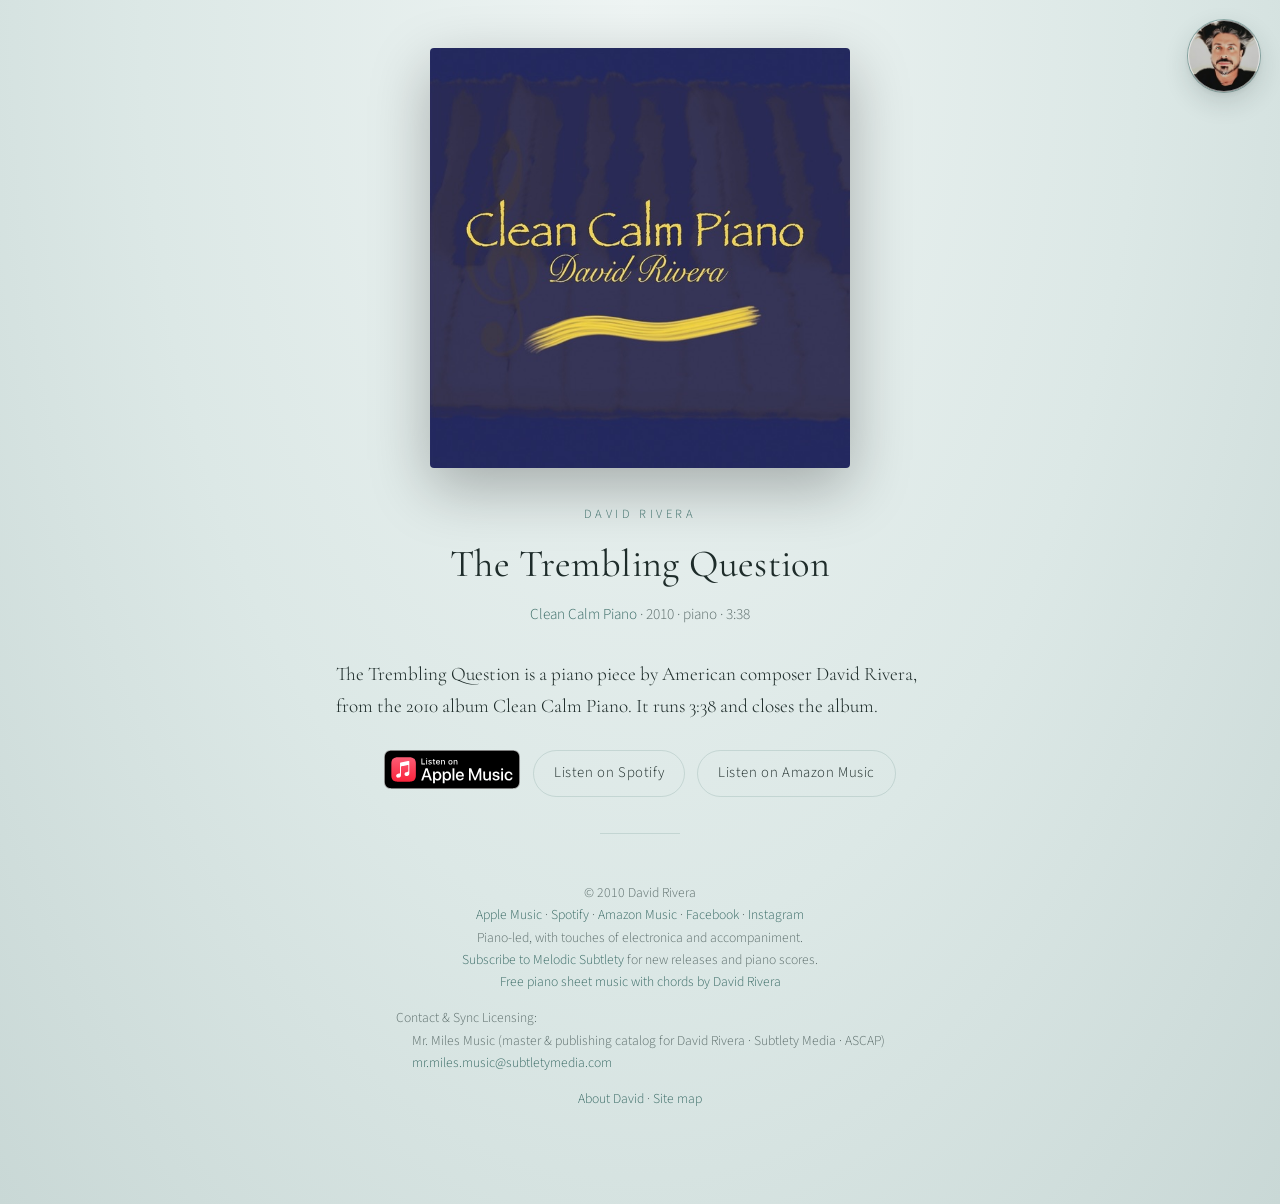
<file: the-trembling-question/index.html>
<!DOCTYPE html>
<html lang="en">
<head>
<meta charset="utf-8">
<link rel="sitemap" type="application/xml" title="Sitemap" href="/sitemap.xml">
<meta name="viewport" content="width=device-width, initial-scale=1">
<link rel="icon" href="/favicon.ico" sizes="any">
<link rel="icon" href="/favicon.svg" type="image/svg+xml">
<link rel="icon" type="image/png" sizes="32x32" href="/favicon-32.png">
<link rel="apple-touch-icon" href="/apple-touch-icon.png">
<title>The Trembling Question · David Rivera · Clean Calm Piano</title>
<meta name="description" content="The Trembling Question is a piano piece by American composer David Rivera, from the 2010 album Clean Calm Piano. It runs 3:38 and closes the album.">
<link rel="canonical" href="https://cleancalmpiano.com/the-trembling-question/">
<meta property="og:type" content="music.song">
<meta property="og:site_name" content="David Rivera">
<meta property="og:title" content="The Trembling Question · David Rivera · Clean Calm Piano">
<meta property="og:description" content="The Trembling Question is a piano piece by American composer David Rivera, from the 2010 album Clean Calm Piano. It runs 3:38 and closes the album.">
<meta property="og:url" content="https://cleancalmpiano.com/the-trembling-question/">
<meta property="og:image" content="https://cleancalmpiano.com/assets/clean-calm-piano-cover.jpg">
<meta property="og:image:width" content="600">
<meta property="og:image:height" content="600">
<meta property="og:image:alt" content="Cover of Clean Calm Piano by David Rivera: gold title over dark blue piano keys">
<meta property="music:musician" content="https://open.spotify.com/artist/5qoC4NXvjfV3cylbXALzV3">
<meta name="twitter:card" content="summary_large_image">
<meta name="twitter:title" content="The Trembling Question · David Rivera · Clean Calm Piano">
<meta name="twitter:description" content="The Trembling Question is a piano piece by American composer David Rivera, from the 2010 album Clean Calm Piano. It runs 3:38 and closes the album.">
<meta name="twitter:image" content="https://cleancalmpiano.com/assets/clean-calm-piano-cover.jpg">
<meta name="twitter:image:alt" content="Cover of Clean Calm Piano by David Rivera: gold title over dark blue piano keys">
<script type="application/ld+json">
{
  "@context": "https://schema.org",
  "@type": "MusicRecording",
  "@id": "https://cleancalmpiano.com/the-trembling-question/#recording",
  "name": "The Trembling Question",
  "url": "https://cleancalmpiano.com/the-trembling-question/",
  "duration": "PT3M38S",
  "position": 14,
  "description": "The Trembling Question is a piano piece by American composer David Rivera, from the 2010 album Clean Calm Piano. It runs 3:38 and closes the album.",
  "image": "https://cleancalmpiano.com/assets/clean-calm-piano-cover.jpg",
  "byArtist": {
    "@type": "Person",
    "@id": "https://lackadaisicalperfection.com/about/#david-rivera",
    "name": "David Rivera"
  },
  "inAlbum": {
    "@type": "MusicAlbum",
    "name": "Clean Calm Piano",
    "url": "https://cleancalmpiano.com/"
  }
}
</script>
<link rel="preconnect" href="https://fonts.googleapis.com">
<link rel="preconnect" href="https://fonts.gstatic.com" crossorigin>
<link href="https://fonts.googleapis.com/css2?family=Cormorant+Garamond:ital,wght@0,400;0,500;1,400&family=Source+Sans+3:wght@300;400;500&display=swap" rel="stylesheet">
<style>
  :root {
    --bg1: #eef4f3;
    --bg2: #dce8e6;
    --bg3: #c9d8d6;
    --ink: #1e2c2a;
    --mute: #5d6e6c;
    --glow: #3a6b66;
    --line: rgba(58,107,102,0.16);
  }
  * { box-sizing: border-box; }
  html, body { margin: 0; padding: 0; }
  body {
    background: radial-gradient(ellipse at 50% 0%, var(--bg1) 0%, var(--bg2) 55%, var(--bg3) 100%);
    color: var(--ink);
    font-family: "Source Sans 3", sans-serif;
    font-weight: 300;
    line-height: 1.65;
    min-height: 100vh;
  }
  main { max-width: 720px; margin: 0 auto; padding: 48px 24px 80px; }
  .cover {
    display: block; width: min(420px, 100%); height: auto; aspect-ratio: 1 / 1;
    margin: 0 auto 36px;
    border-radius: 4px; box-shadow: 0 20px 60px rgba(0,0,0,0.28);
  }
  h1 {
    font-family: "Cormorant Garamond", serif; font-weight: 400;
    font-size: clamp(1.8rem, 4vw, 2.4rem); text-align: center;
    margin: 0 0 6px; letter-spacing: 0.01em;
  }
  .byline {
    text-align: center; letter-spacing: 0.28em; text-transform: uppercase;
    font-size: 0.78rem; color: var(--glow); margin: 0 0 8px;
  }
  .year { text-align: center; color: var(--mute); font-size: 0.95rem; margin: 0 0 32px; }
  .year a { color: var(--glow); text-decoration: none; }
  .year a:hover { text-decoration: underline; }
  .year a:focus-visible { outline: 2px solid var(--glow); outline-offset: 3px; }
  .album-note {
    font-family: "Cormorant Garamond", serif; font-size: 1.2rem;
    max-width: 38rem; margin: 0 auto 28px;
  }
  .rule { border: 0; border-top: 1px solid var(--line); width: 80px; margin: 36px auto; }
  .actions { display: flex; flex-wrap: wrap; gap: 12px; justify-content: center; margin: 8px 0 36px; }
  .apple-badge { display: inline-block; line-height: 0; }
  .apple-badge img { height: 40px; width: auto; aspect-ratio: 140.62 / 41; vertical-align: middle; }
  .btn {
    display: inline-block; padding: 10px 20px; border: 1px solid var(--line);
    border-radius: 999px; color: var(--ink); text-decoration: none;
    letter-spacing: 0.04em; font-size: 0.92rem;
  }
  .btn:hover { border-color: var(--glow); }
  footer { text-align: center; color: var(--mute); font-size: 0.85rem; margin-top: 48px; }
  footer a { color: var(--glow); text-decoration: none; }
  .footer-contact {
    display: block;
    width: max-content;
    max-width: 100%;
    margin: 0.85rem auto 0;
    text-align: left;
  }
  .footer-contact p { margin: 0; padding-left: 1rem; }
</style>
<link rel="stylesheet" href="/assets/site-nav.css">
<script src="/assets/site-nav.js" defer></script>
<!-- Meta Pixel Code -->
<script>
!function(f,b,e,v,n,t,s)
{if(f.fbq)return;n=f.fbq=function(){n.callMethod?
n.callMethod.apply(n,arguments):n.queue.push(arguments)};
if(!f._fbq)f._fbq=n;n.push=n;n.loaded=!0;n.version='2.0';
n.queue=[];t=b.createElement(e);t.async=!0;
t.src=v;s=b.getElementsByTagName(e)[0];
s.parentNode.insertBefore(t,s)}(window, document,'script',
'https://connect.facebook.net/en_US/fbevents.js');
fbq('init', '257777058255900');
fbq('track', 'PageView');
</script>
<noscript><img height="1" width="1" alt="" style="display:none"
src="https://www.facebook.com/tr?id=257777058255900&ev=PageView&noscript=1"
/></noscript>
<!-- End Meta Pixel Code -->
</head>
<body>
<a class="skip-link" href="#content">Skip to content</a>
<main id="content">
  <img class="cover" src="/assets/clean-calm-piano-cover.jpg" width="600" height="600" alt="Cover of Clean Calm Piano by David Rivera: gold title over dark blue piano keys">
  <p class="byline">David Rivera</p>
  <h1>The Trembling Question</h1>
  <p class="year"><a href="/">Clean Calm Piano</a> · 2010 · piano · 3:38</p>
  <p class="album-note">The Trembling Question is a piano piece by American composer David Rivera, from the 2010 album Clean Calm Piano. It runs 3:38 and closes the album.</p>
  <div class="actions">
    <a class="apple-badge" href="https://music.apple.com/us/album/clean-calm-piano/409062605?ls=1" target="_blank" rel="noopener"><img src="/listen-on-apple-music.svg" alt="Listen on Apple Music" width="141" height="41"></a>
    <a class="btn" href="https://open.spotify.com/album/0KD95YpNKPaDFf7gcsVfus" target="_blank" rel="noopener">Listen on Spotify</a>
    <a class="btn" href="https://music.amazon.com/albums/B004FZR9SC" target="_blank" rel="noopener">Listen on Amazon Music</a>
  </div>
  <hr class="rule">
  <footer>
    © 2010 David Rivera
    <br>
    <a href="https://music.apple.com/us/artist/david-rivera/1325691064?ls=1" target="_blank" rel="noopener">Apple Music</a>
    ·
    <a href="https://open.spotify.com/artist/5qoC4NXvjfV3cylbXALzV3" target="_blank" rel="noopener">Spotify</a>
    ·
    <a href="https://music.amazon.com/artists/B0HJF4T4QZ" target="_blank" rel="noopener">Amazon Music</a>
    ·
    <a href="https://www.facebook.com/pianoincolors" target="_blank" rel="noopener" aria-label="David and his Piano on Facebook">Facebook</a>
    ·
    <a href="https://www.instagram.com/pianodavid1492/" target="_blank" rel="noopener" aria-label="David Rivera on Instagram">Instagram</a><br>
    Piano-led, with touches of electronica and accompaniment.
    <br>
    <a href="https://lackadaisicalperfection.com/subscribe/">Subscribe to Melodic Subtlety</a> for new releases and piano scores.
    <br>
    <a href="https://lackadaisicalperfection.com/scores/">Free piano sheet music with chords by David Rivera</a>
    <div class="footer-contact">
      Contact &amp; Sync Licensing:
      <p>Mr. Miles Music (master &amp; publishing catalog for David Rivera · Subtlety Media · ASCAP)</p>
      <p><a href="mailto:mr.miles.music@subtletymedia.com">mr.miles.music@subtletymedia.com</a></p>
    </div>
    <p class="footer-stores"><a href="https://lackadaisicalperfection.com/about/">About David</a> · <a href="/sitemap/">Site map</a></p>
  </footer>
</main>
<!-- GoatCounter: privacy-friendly page view + score-download counts (no cookies). -->
<script>window.goatcounter = {path: function(p) { return location.host + p }}</script>
<script data-goatcounter="https://subtletymedia.goatcounter.com/count" async src="https://gc.zgo.at/count.js"></script>
</body>
</html>
</file>
<file: assets/site-nav.css>
/* Photo button and page menu. Colors follow this album page. */
:root {
  --nav-ink: var(--ink, #1e2c2a);
  --nav-glow: var(--glow, #3a6b66);
  --nav-paper: #f7fbfa;
  --nav-line: rgba(58, 107, 102, 0.28);
  --nav-size: 72px;
  --nav-inset: 20px;
}

.nav-toggle {
  position: fixed;
  z-index: 40;
  top: max(var(--nav-inset), env(safe-area-inset-top, 0px));
  right: max(var(--nav-inset), env(safe-area-inset-right, 0px));
  width: var(--nav-size);
  height: var(--nav-size);
  margin: 0;
  padding: 0;
  border: 0;
  border-radius: 50%;
  background: var(--bg2, #dce8e6);
  cursor: pointer;
  overflow: hidden;
  touch-action: manipulation;
  -webkit-tap-highlight-color: transparent;
  box-shadow:
    0 10px 26px rgba(30, 44, 42, 0.16),
    0 2px 6px rgba(30, 44, 42, 0.08),
    0 0 0 1px rgba(58, 107, 102, 0.45);
  transition: box-shadow 0.28s ease;
}

.nav-toggle img {
  display: block;
  width: 100%;
  height: 100%;
  object-fit: cover;
  border-radius: 50%;
}

.nav-toggle::after {
  content: "";
  position: absolute;
  inset: 0;
  border-radius: 50%;
  pointer-events: none;
  box-shadow: inset 0 0 0 1px rgba(255, 255, 255, 0.55);
}

.nav-toggle:hover {
  box-shadow:
    0 12px 30px rgba(30, 44, 42, 0.2),
    0 2px 6px rgba(30, 44, 42, 0.1),
    0 0 0 1px rgba(58, 107, 102, 0.72);
}

.nav-toggle[aria-expanded="true"] {
  box-shadow:
    0 10px 26px rgba(30, 44, 42, 0.16),
    0 2px 6px rgba(30, 44, 42, 0.08),
    0 0 0 1px rgba(58, 107, 102, 0.9);
}

.nav-toggle:focus {
  outline: none;
}

.nav-toggle:focus-visible {
  outline: 2px solid var(--nav-glow);
  outline-offset: 4px;
}

.site-menu {
  position: fixed;
  z-index: 39;
  top: calc(max(var(--nav-inset), env(safe-area-inset-top, 0px)) + var(--nav-size) + 14px);
  right: max(var(--nav-inset), env(safe-area-inset-right, 0px));
  width: min(17.5rem, calc(100vw - 28px - env(safe-area-inset-left, 0px) - env(safe-area-inset-right, 0px)));
  max-height: calc(100vh - var(--nav-size) - var(--nav-inset) - 36px);
  max-height: calc(100dvh - var(--nav-size) - var(--nav-inset) - 36px - env(safe-area-inset-bottom, 0px));
  margin: 0;
  padding: 0;
  overflow: auto;
  overscroll-behavior: contain;
  background: rgba(247, 251, 250, 0.96);
  border: 1px solid var(--nav-line);
  border-radius: 10px;
  box-shadow: 0 16px 40px rgba(30, 44, 42, 0.12);
  backdrop-filter: blur(12px);
  -webkit-backdrop-filter: blur(12px);
  opacity: 0;
  transform: translateY(-8px);
  transition: opacity 0.28s ease, transform 0.28s ease;
}

.site-menu ul {
  list-style: none;
  margin: 0;
  padding: 0.45rem 0;
}

.site-menu.is-open {
  opacity: 1;
  transform: translateY(0);
}

.site-menu a {
  display: block;
  padding: 0.72rem 1.35rem;
  color: var(--nav-ink);
  font-family: "Cormorant Garamond", "Palatino Linotype", Palatino, Georgia, serif;
  font-size: 1.4rem;
  font-weight: 400;
  letter-spacing: 0.01em;
  line-height: 1.25;
  text-decoration: none;
}

.site-menu a:hover {
  color: var(--nav-glow);
  background: rgba(58, 107, 102, 0.06);
}

.site-menu a:focus {
  outline: none;
}

.site-menu a:focus-visible {
  outline: 2px solid var(--nav-glow);
  outline-offset: -3px;
  color: var(--nav-glow);
}

@media (max-width: 760px) {
  :root {
    --nav-size: 64px;
    --nav-inset: 14px;
  }

  body > main {
    padding-top: calc(var(--nav-size) + var(--nav-inset) + 18px);
  }
}

.menu-albums {
  border-top: 1px solid var(--nav-line);
  padding-bottom: 0.35rem;
}

.menu-albums h2 {
  margin: 0;
  padding: 0.7rem 1rem 0.2rem;
  font-family: "Source Sans 3", sans-serif;
  font-size: 0.72rem;
  font-weight: 400;
  letter-spacing: 0.2em;
  text-transform: uppercase;
  line-height: 1.4;
  color: var(--mute, #5d6e6c);
}

.menu-albums ul {
  padding-top: 0.15rem;
  padding-bottom: 0.35rem;
}

.site-menu .menu-albums a,
.site-menu .menu-albums .is-here {
  display: flex;
  align-items: center;
  gap: 0.7rem;
  box-sizing: border-box;
  padding: 0.38rem 1rem;
  color: var(--nav-ink);
  font-family: "Cormorant Garamond", "Palatino Linotype", Palatino, Georgia, serif;
  font-size: 1.12rem;
  font-weight: 400;
  letter-spacing: 0.01em;
  line-height: 1.2;
}

.site-menu .menu-albums .is-here {
  color: var(--mute, #5d6e6c);
}

.menu-albums img {
  width: 48px;
  height: 48px;
  flex: 0 0 48px;
  object-fit: cover;
  border-radius: 2px;
  box-shadow: 0 0 0 1px rgba(58, 107, 102, 0.2);
}

.menu-albums .is-here img {
  opacity: 0.78;
}

.menu-albums .album-copy {
  min-width: 0;
}

.menu-albums .album-title,
.menu-albums .album-here {
  display: block;
}

.menu-albums .album-here {
  margin-top: 0.12rem;
  font-family: "Source Sans 3", sans-serif;
  font-size: 0.72rem;
  font-weight: 400;
  letter-spacing: 0.04em;
  line-height: 1.3;
  color: var(--mute, #5d6e6c);
}

@media (max-width: 760px) {
  .site-menu {
    width: min(24rem, calc(100vw - 28px - env(safe-area-inset-left, 0px) - env(safe-area-inset-right, 0px)));
  }

  .menu-albums ul {
    display: grid;
    grid-template-columns: 1fr 1fr;
    gap: 0.85rem 0.7rem;
    padding: 0.35rem 0.9rem 0.75rem;
  }

  .site-menu .menu-albums a,
  .site-menu .menu-albums .is-here {
    flex-direction: column;
    align-items: flex-start;
    gap: 0.4rem;
    width: 100%;
    padding: 0;
    font-size: 1.05rem;
  }
}

@media (prefers-reduced-motion: reduce) {
  .nav-toggle,
  .site-menu {
    transition: none;
  }

  .site-menu {
    transform: none;
  }
}

/* Off-screen until focused, then fixed, so it never shifts the cover. */
.skip-link {
  position: absolute;
  width: 1px;
  height: 1px;
  padding: 0;
  margin: -1px;
  overflow: hidden;
  clip: rect(0, 0, 0, 0);
  white-space: nowrap;
  border: 0;
}
.skip-link:focus {
  position: fixed;
  z-index: 50;
  top: 12px;
  left: 12px;
  width: auto;
  height: auto;
  margin: 0;
  padding: 0.55rem 0.9rem;
  overflow: visible;
  clip: auto;
  background: var(--nav-glow);
  color: var(--nav-paper, #fff);
  font-family: "Source Sans 3", sans-serif;
  font-size: 0.95rem;
  font-weight: 500;
  line-height: 1.2;
  text-decoration: none;
  border-radius: 4px;
}
</file>
